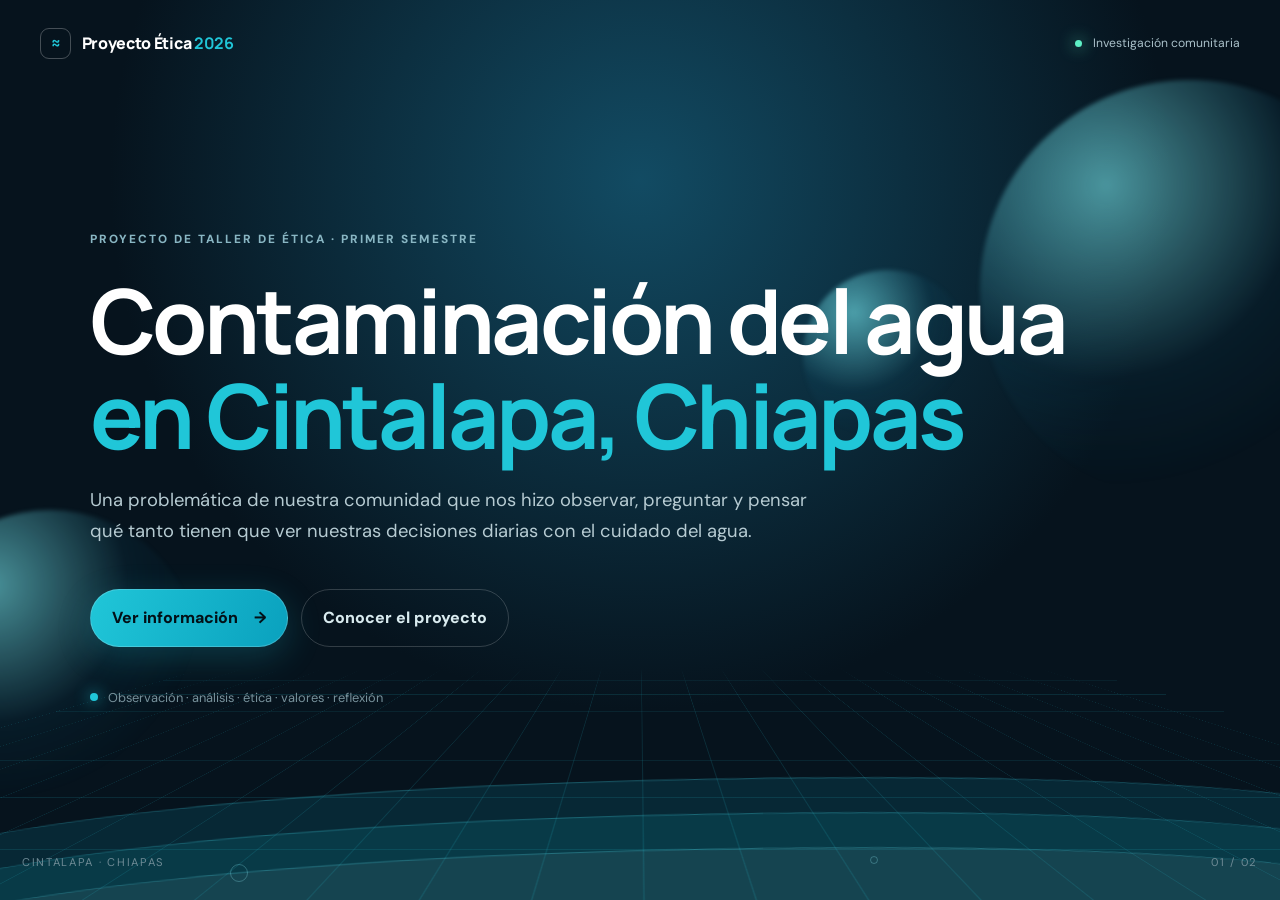
<file: index.html>
<!DOCTYPE html>
<html lang="es">
<head>
  <meta charset="UTF-8">
  <meta name="viewport" content="width=device-width, initial-scale=1.0">
  <meta name="description" content="Proyecto de Taller de Ética 2026: Contaminación del agua en Cintalapa, Chiapas.">
  <title>Contaminación del agua | Cintalapa, Chiapas</title>
  <link rel="preconnect" href="https://fonts.googleapis.com">
  <link rel="preconnect" href="https://fonts.gstatic.com" crossorigin>
  <link href="https://fonts.googleapis.com/css2?family=DM+Sans:wght@400;500;600;700&family=Manrope:wght@600;700;800&display=swap" rel="stylesheet">
  <link rel="stylesheet" href="style.css">
</head>
<body class="landing">
  <div id="loader" class="loader">
    <div class="loader-ring"></div>
    <p>Analizando nuestra comunidad<span class="dots">...</span></p>
    <small>Taller de Ética 2026</small>
  </div>

  <main class="hero">
    <div class="water-bg" aria-hidden="true">
      <span class="orb orb-a"></span><span class="orb orb-b"></span><span class="orb orb-c"></span>
      <span class="bubble b1"></span><span class="bubble b2"></span><span class="bubble b3"></span>
      <div class="wave wave-1"></div><div class="wave wave-2"></div><div class="wave wave-3"></div>
      <div class="grid-3d"></div>
    </div>

    <nav class="landing-nav">
      <div class="brand"><span class="brand-mark">≈</span> Proyecto Ética <b>2026</b></div>
      <span class="nav-status"><i></i> Investigación comunitaria</span>
    </nav>

    <section class="hero-content">
      <div class="eyebrow reveal">PROYECTO DE TALLER DE ÉTICA · PRIMER SEMESTRE</div>
      <h1 class="reveal delay-1">Contaminación del agua<br><span>en Cintalapa, Chiapas</span></h1>
      <p class="hero-lead reveal delay-2">
        Una problemática de nuestra comunidad que nos hizo observar, preguntar y pensar
        qué tanto tienen que ver nuestras decisiones diarias con el cuidado del agua.
      </p>
      <div class="hero-actions reveal delay-3">
        <a class="btn btn-primary" href="informacion.html">
          Ver información <span>→</span>
        </a>
        <a class="btn btn-ghost" href="informacion.html#introduccion">Conocer el proyecto</a>
      </div>
      <div class="hero-note reveal delay-4">
        <span class="scroll-dot"></span>
        <span>Observación · análisis · ética · valores · reflexión</span>
      </div>
    </section>

    <div class="hero-footer">
      <span>CINTALAPA · CHIAPAS</span>
      <span>01 / 02</span>
    </div>
  </main>

  <script src="script.js"></script>
</body>
</html>
</file>
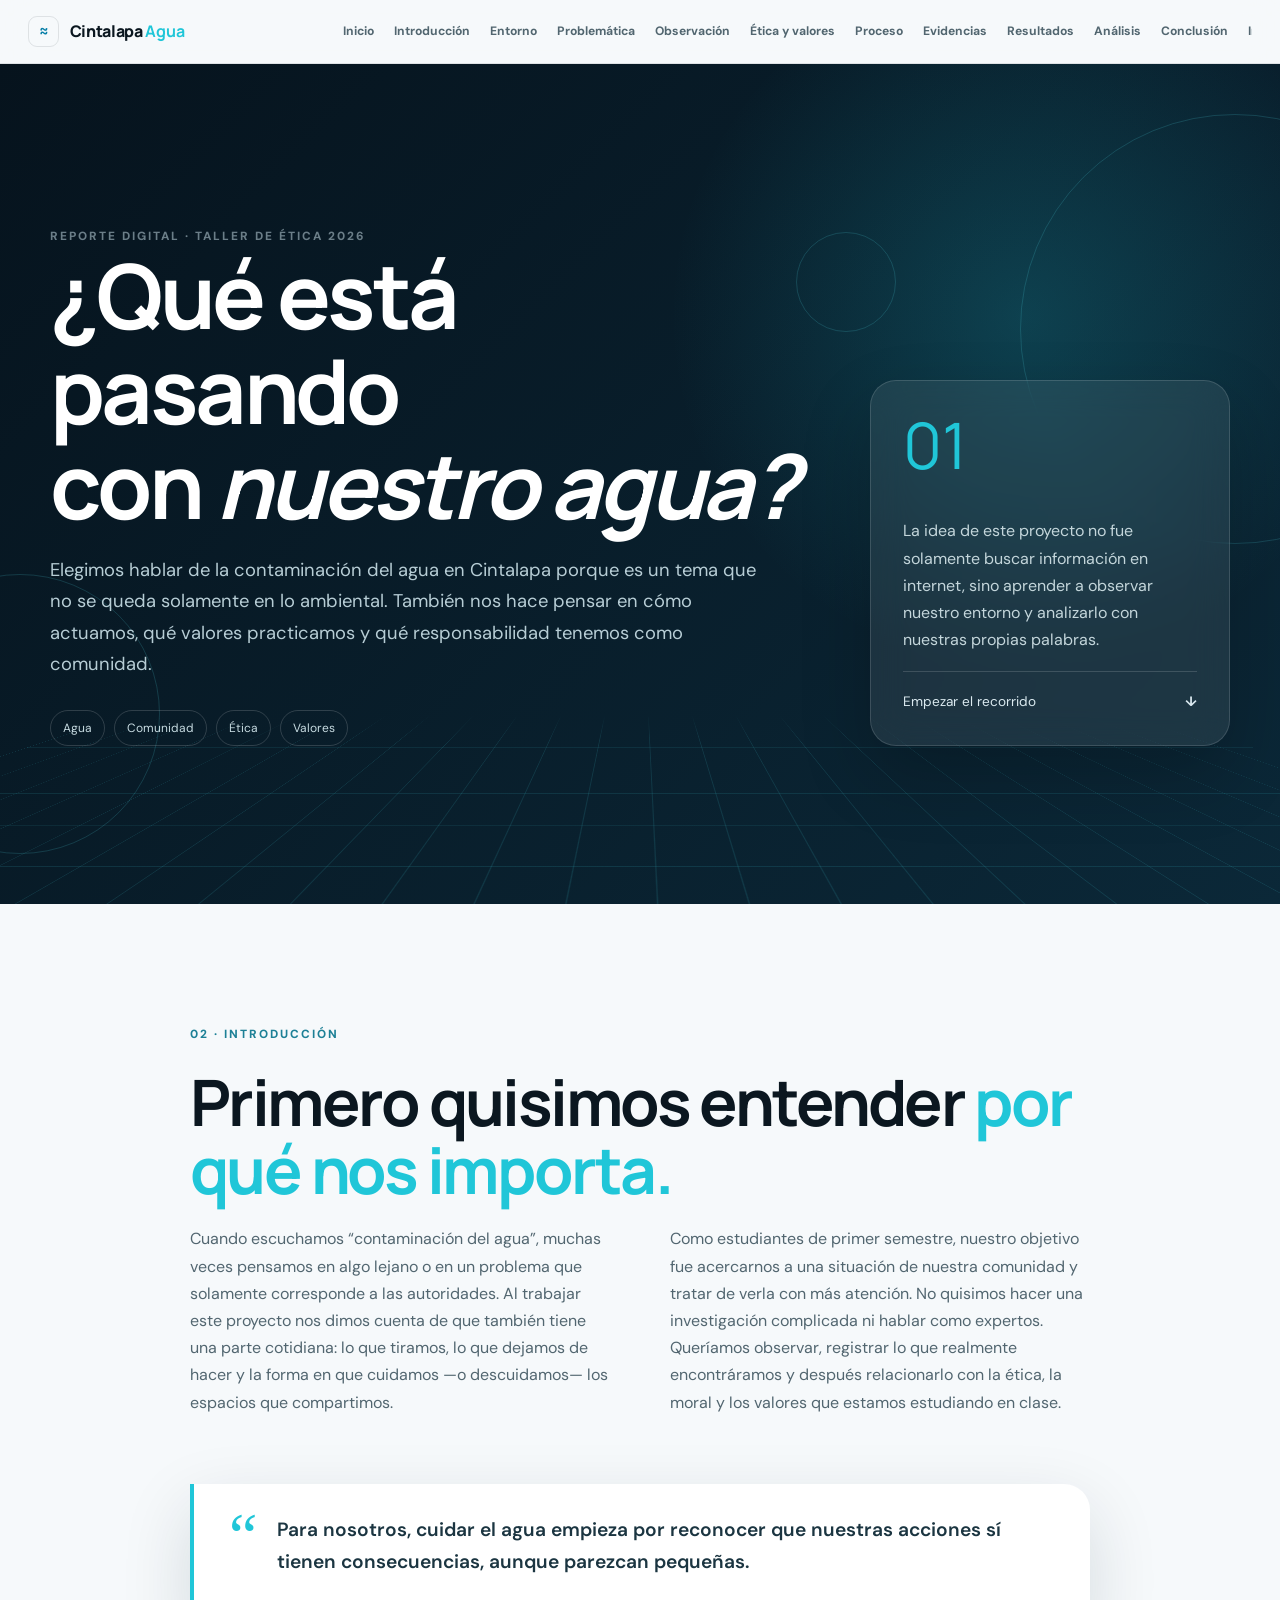
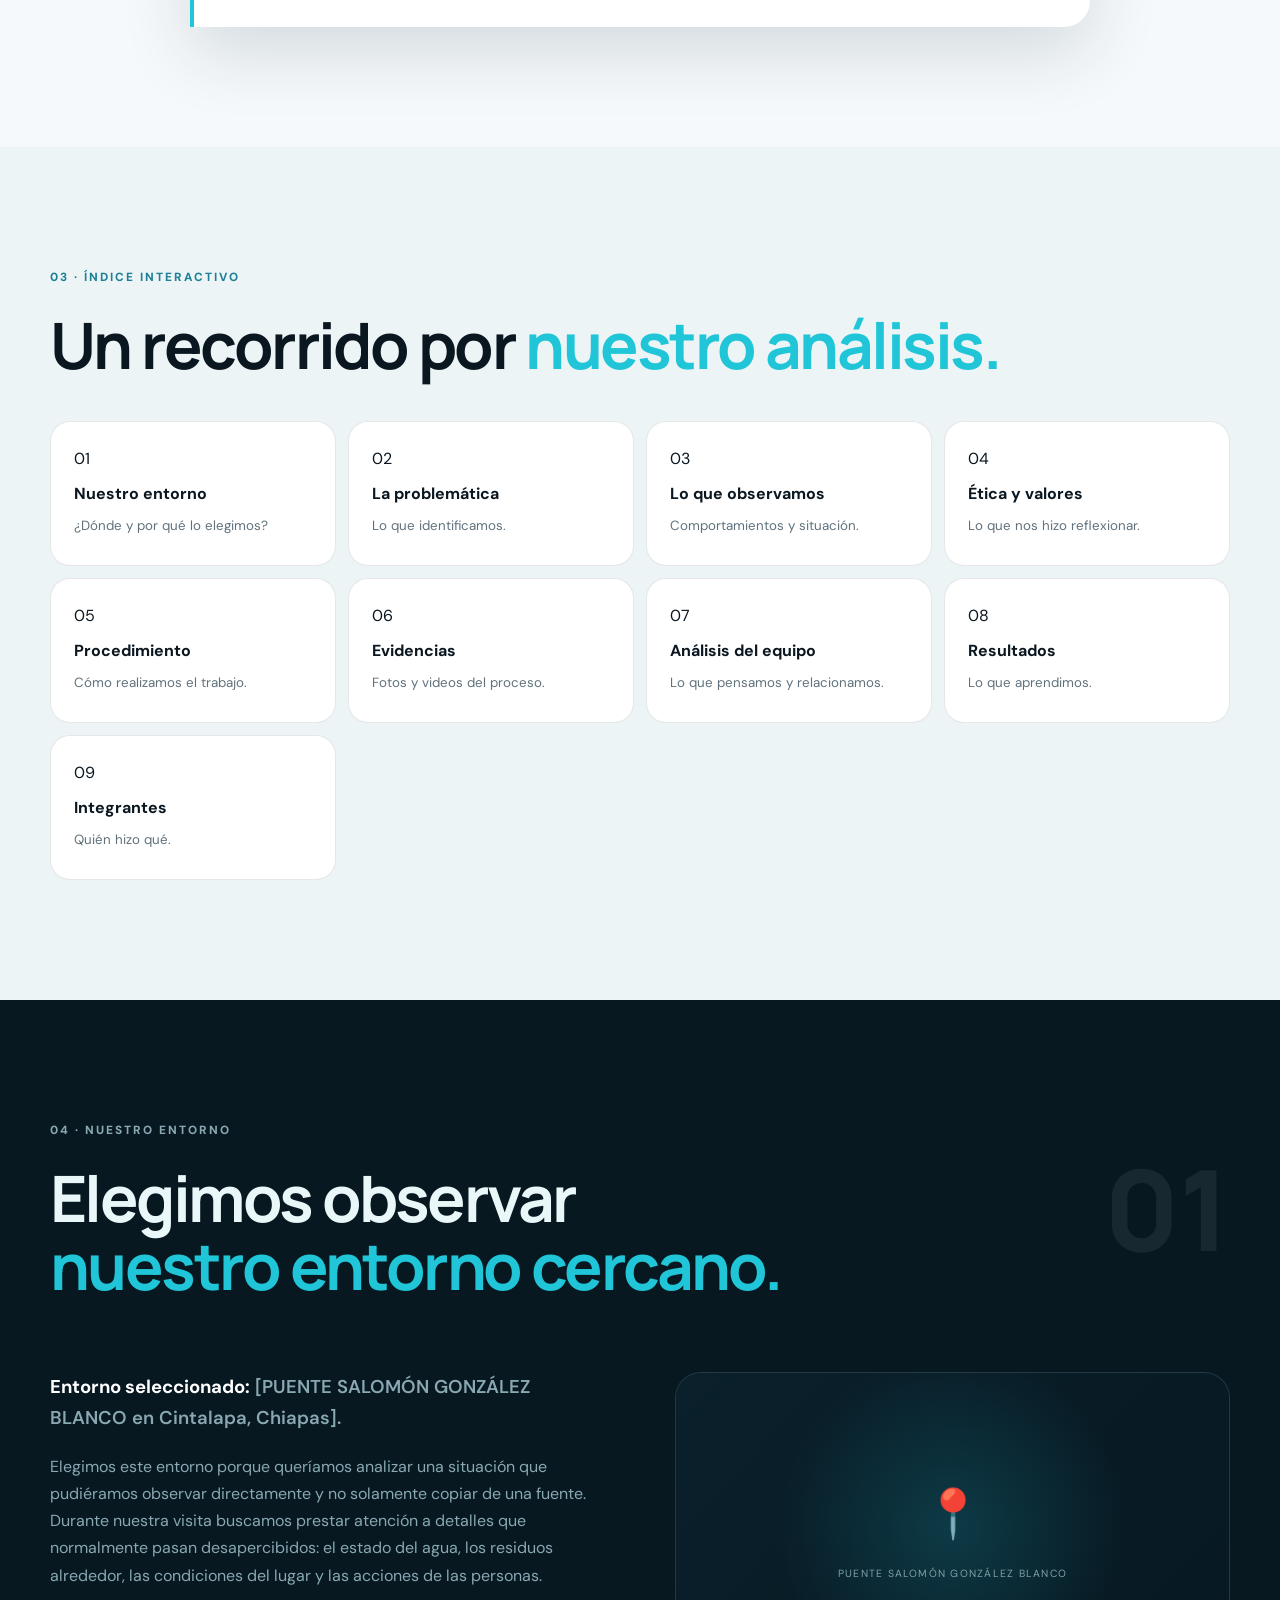
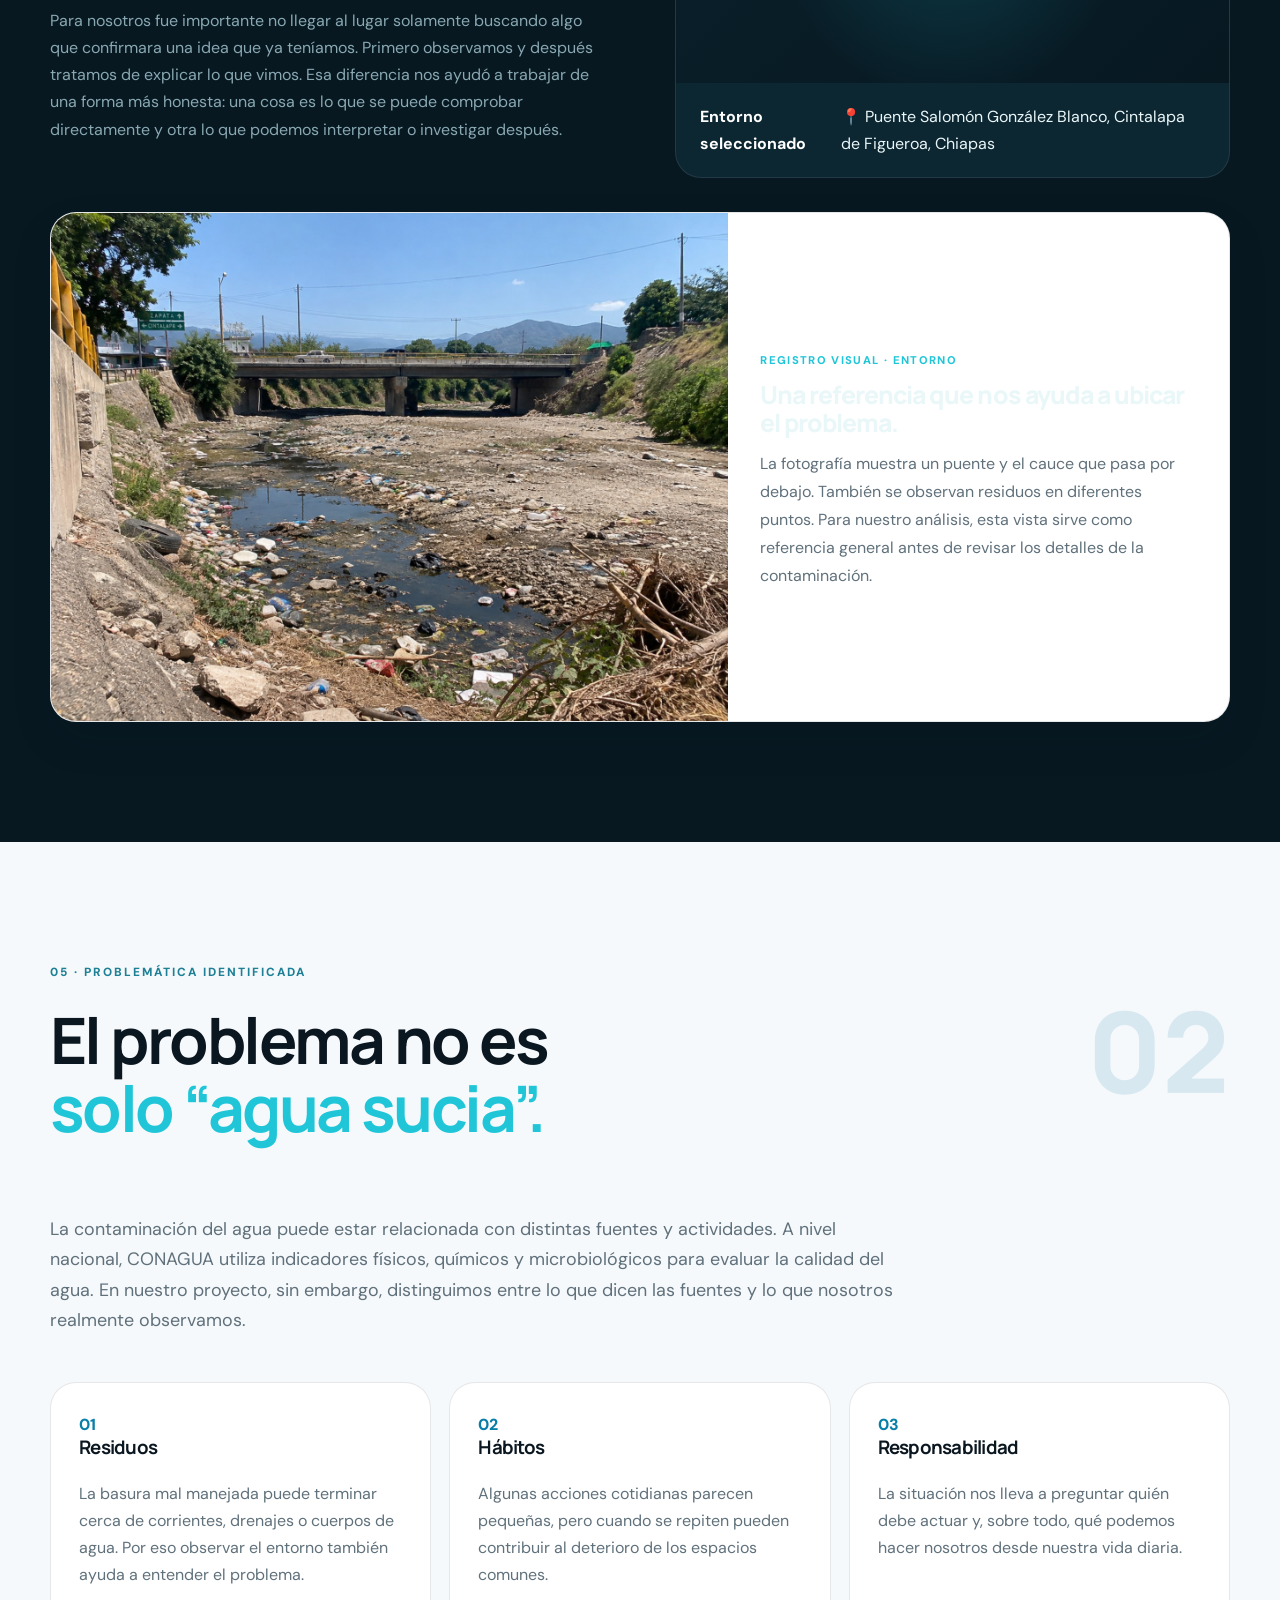
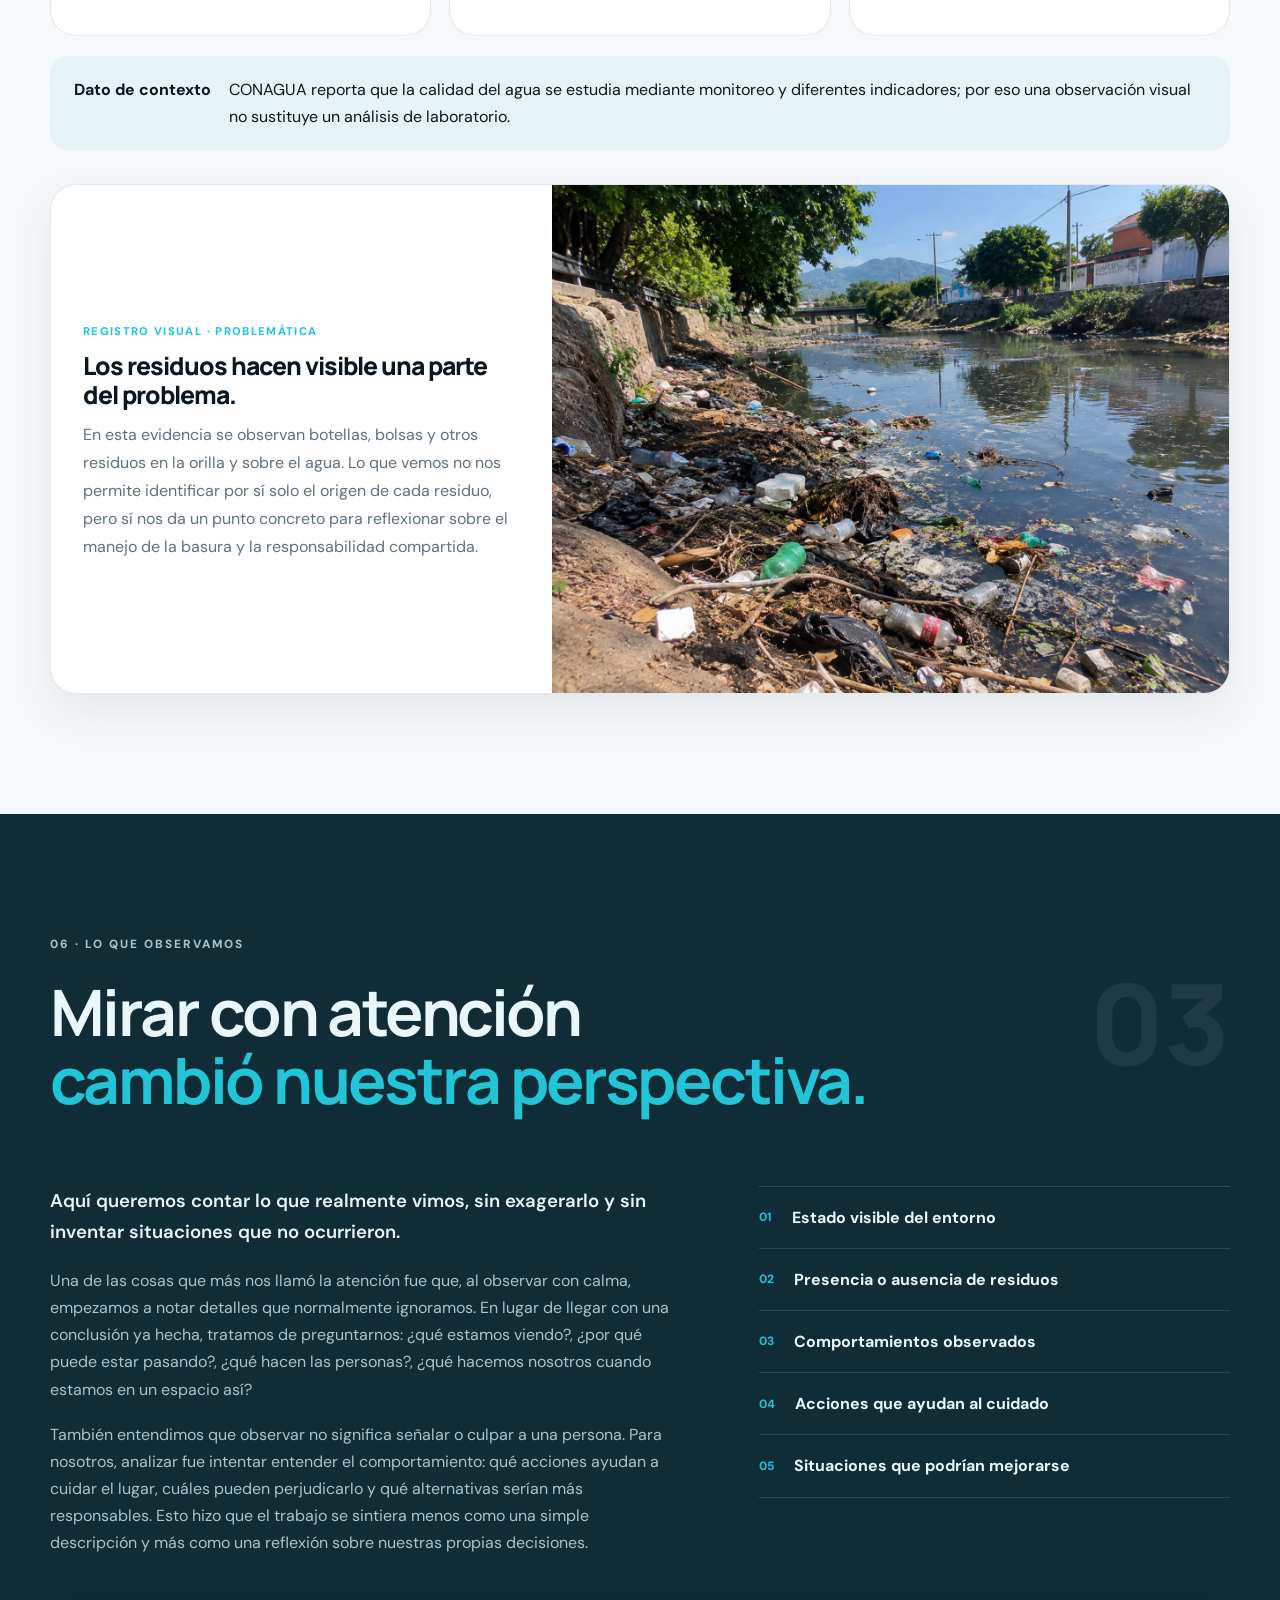
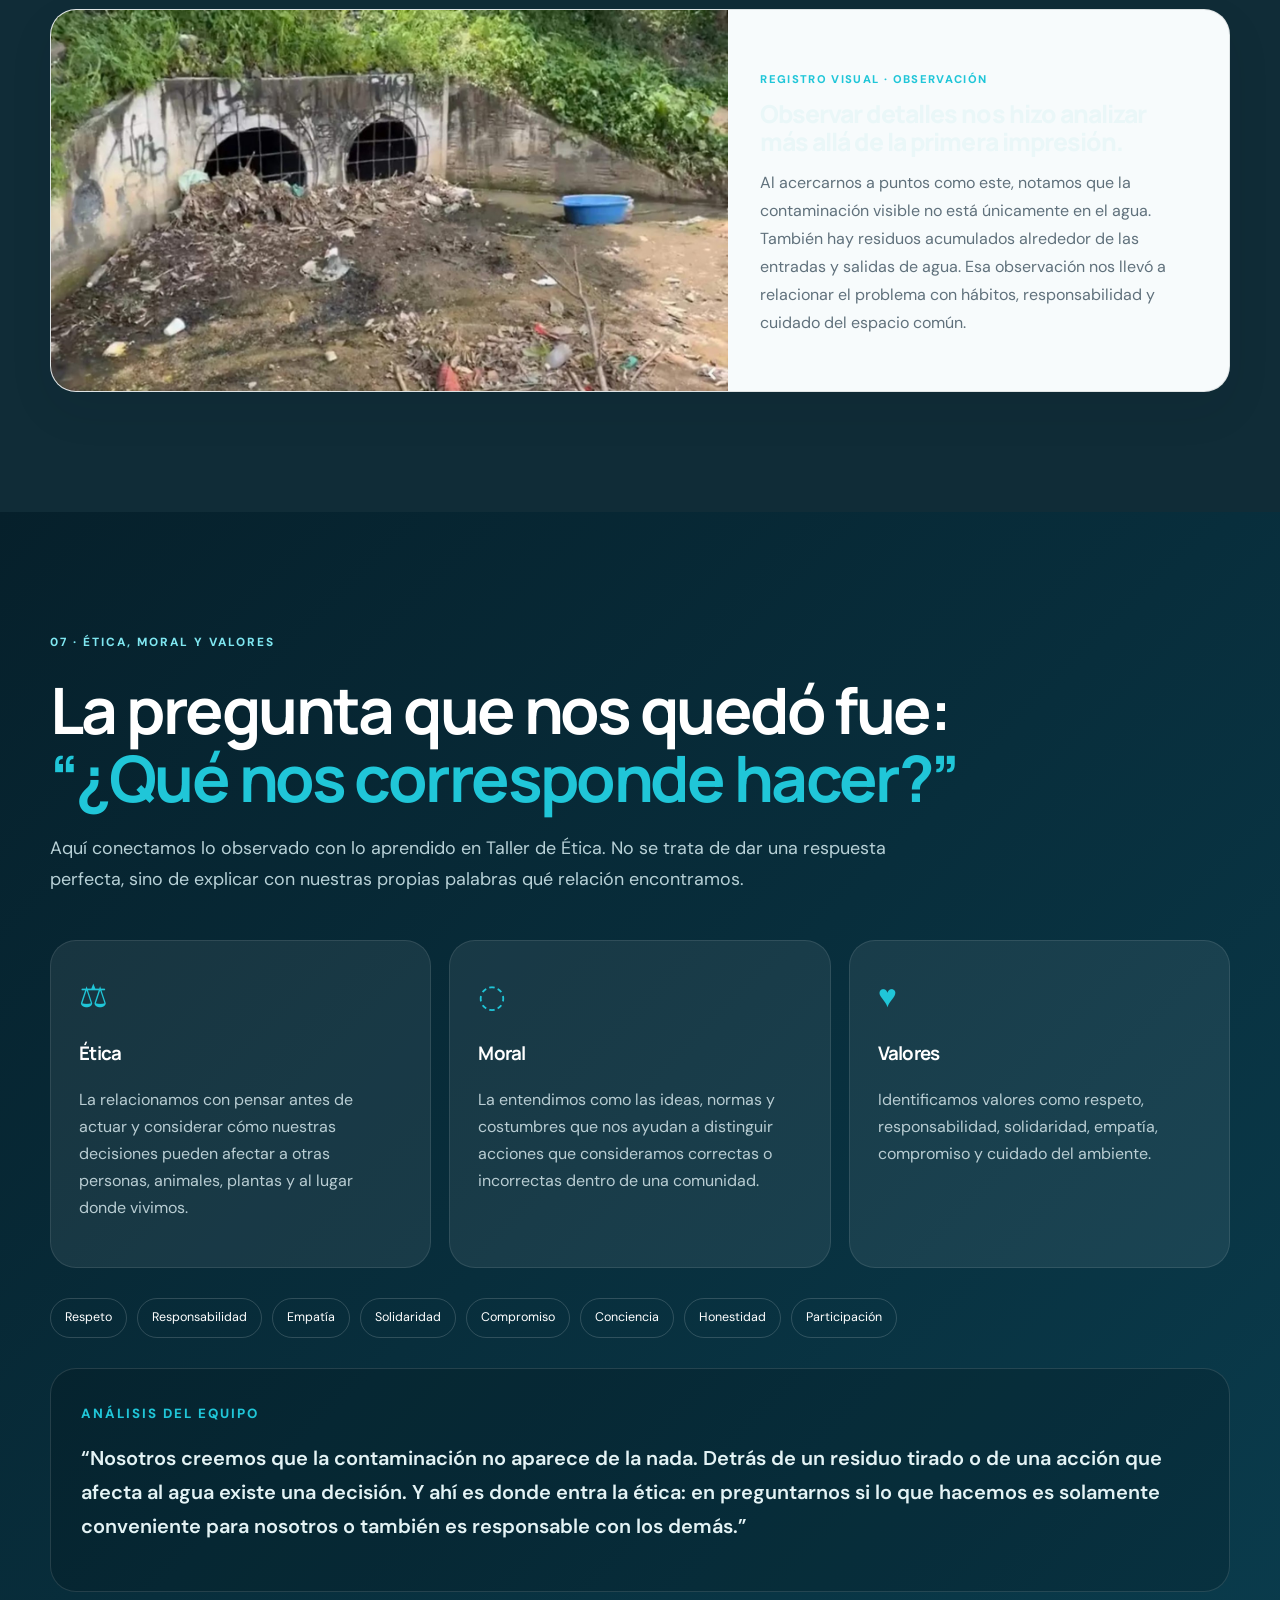
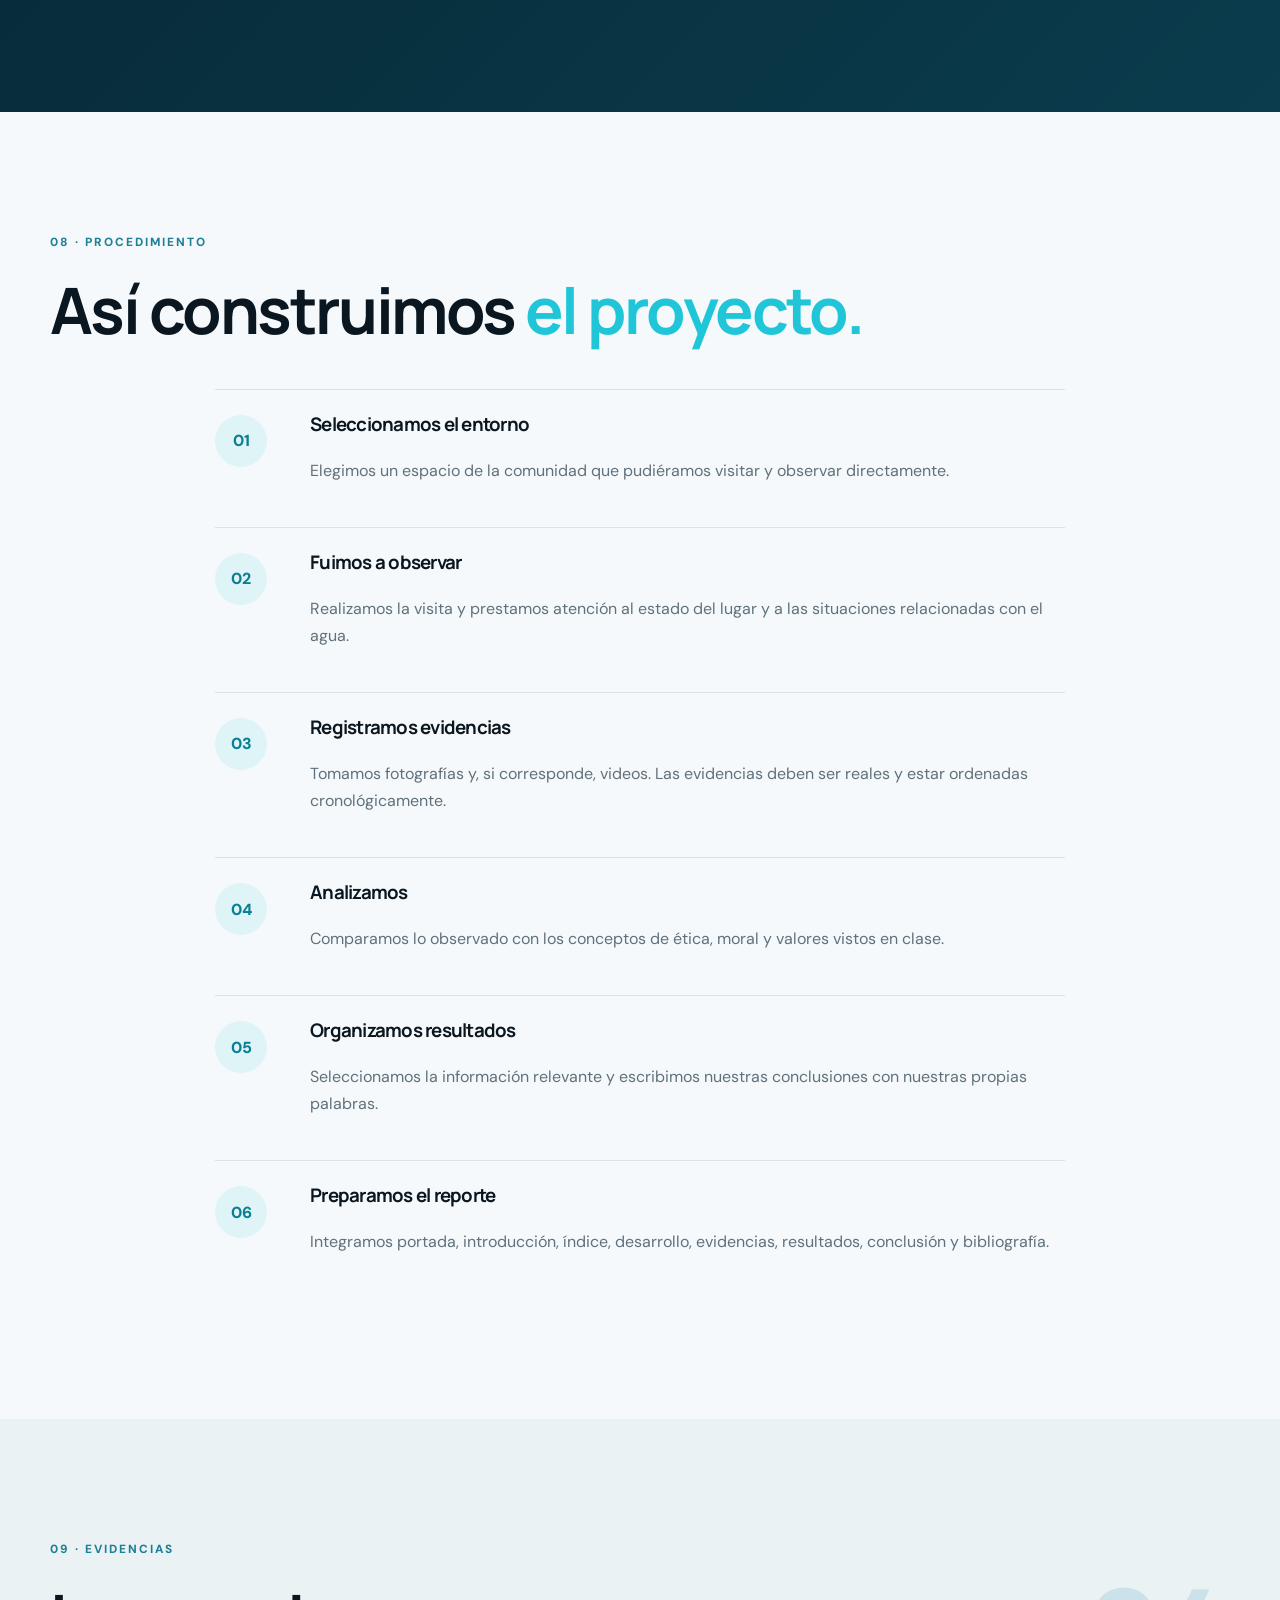
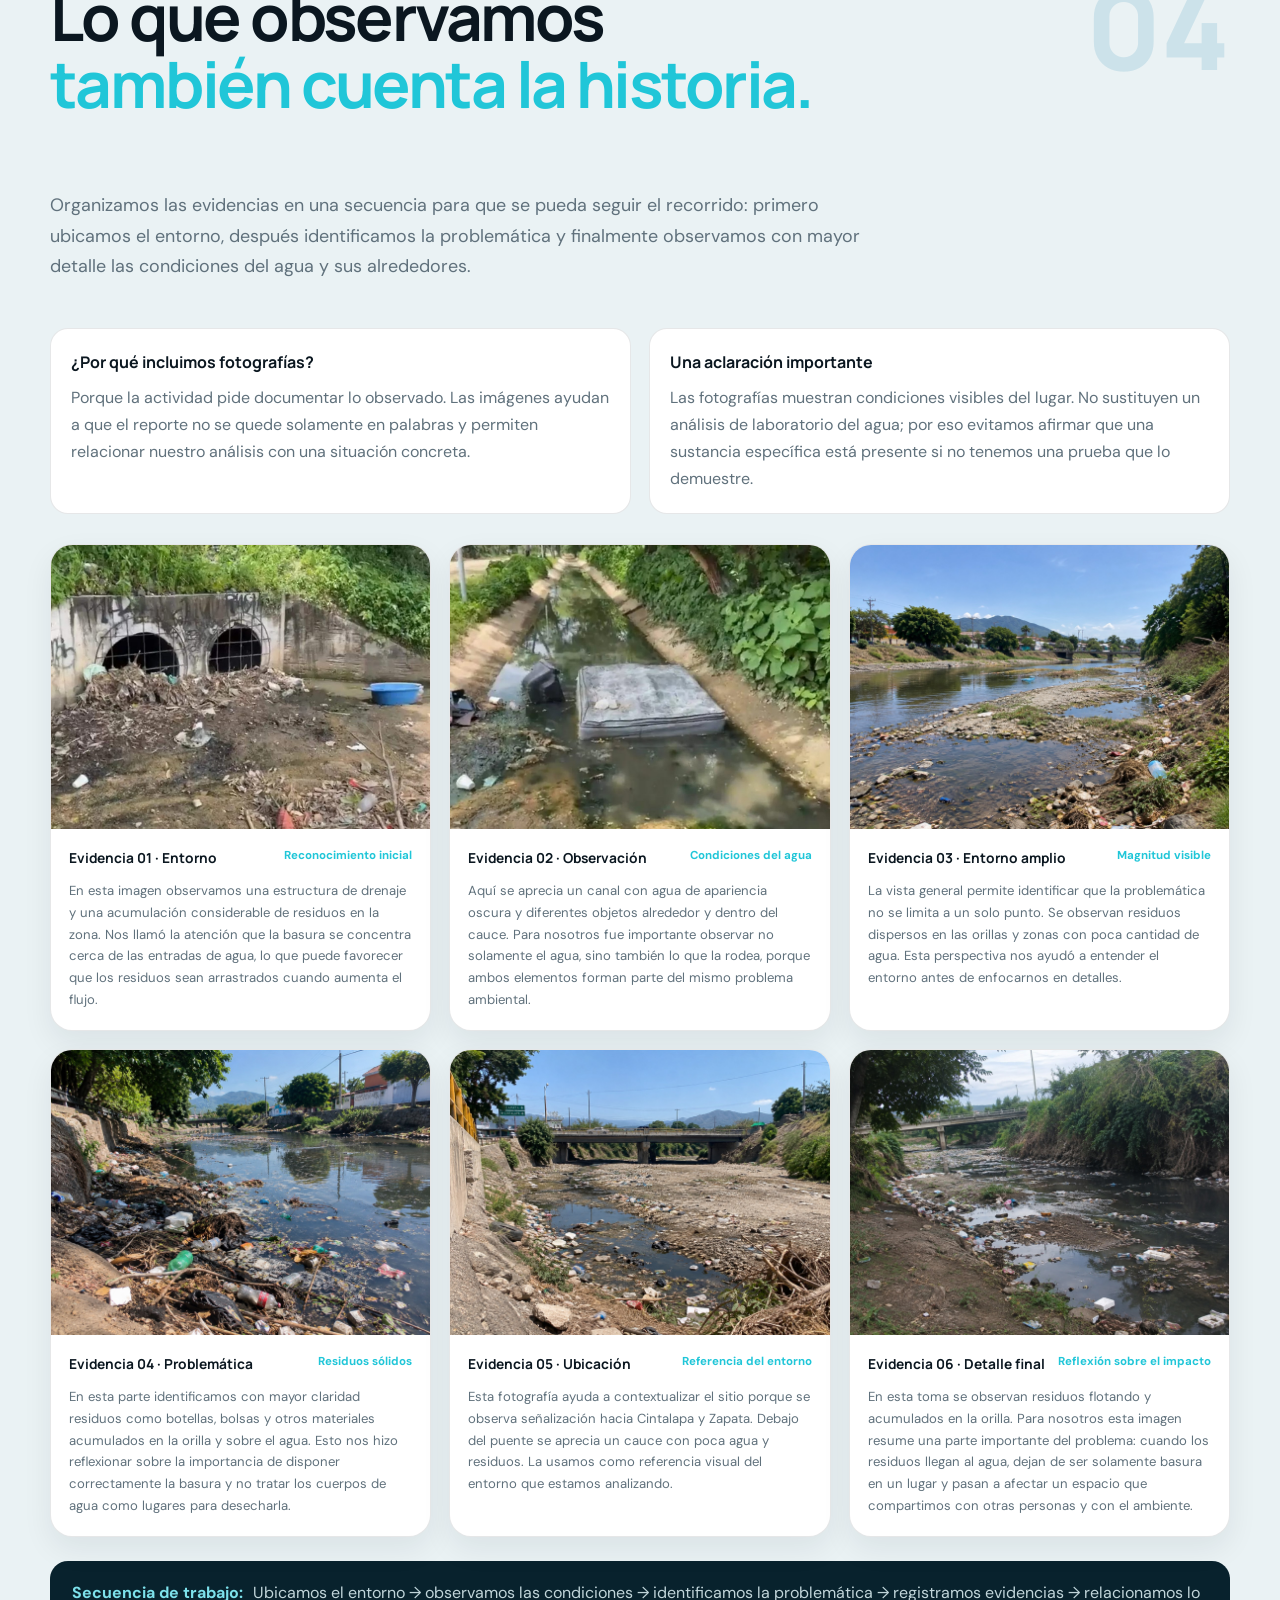
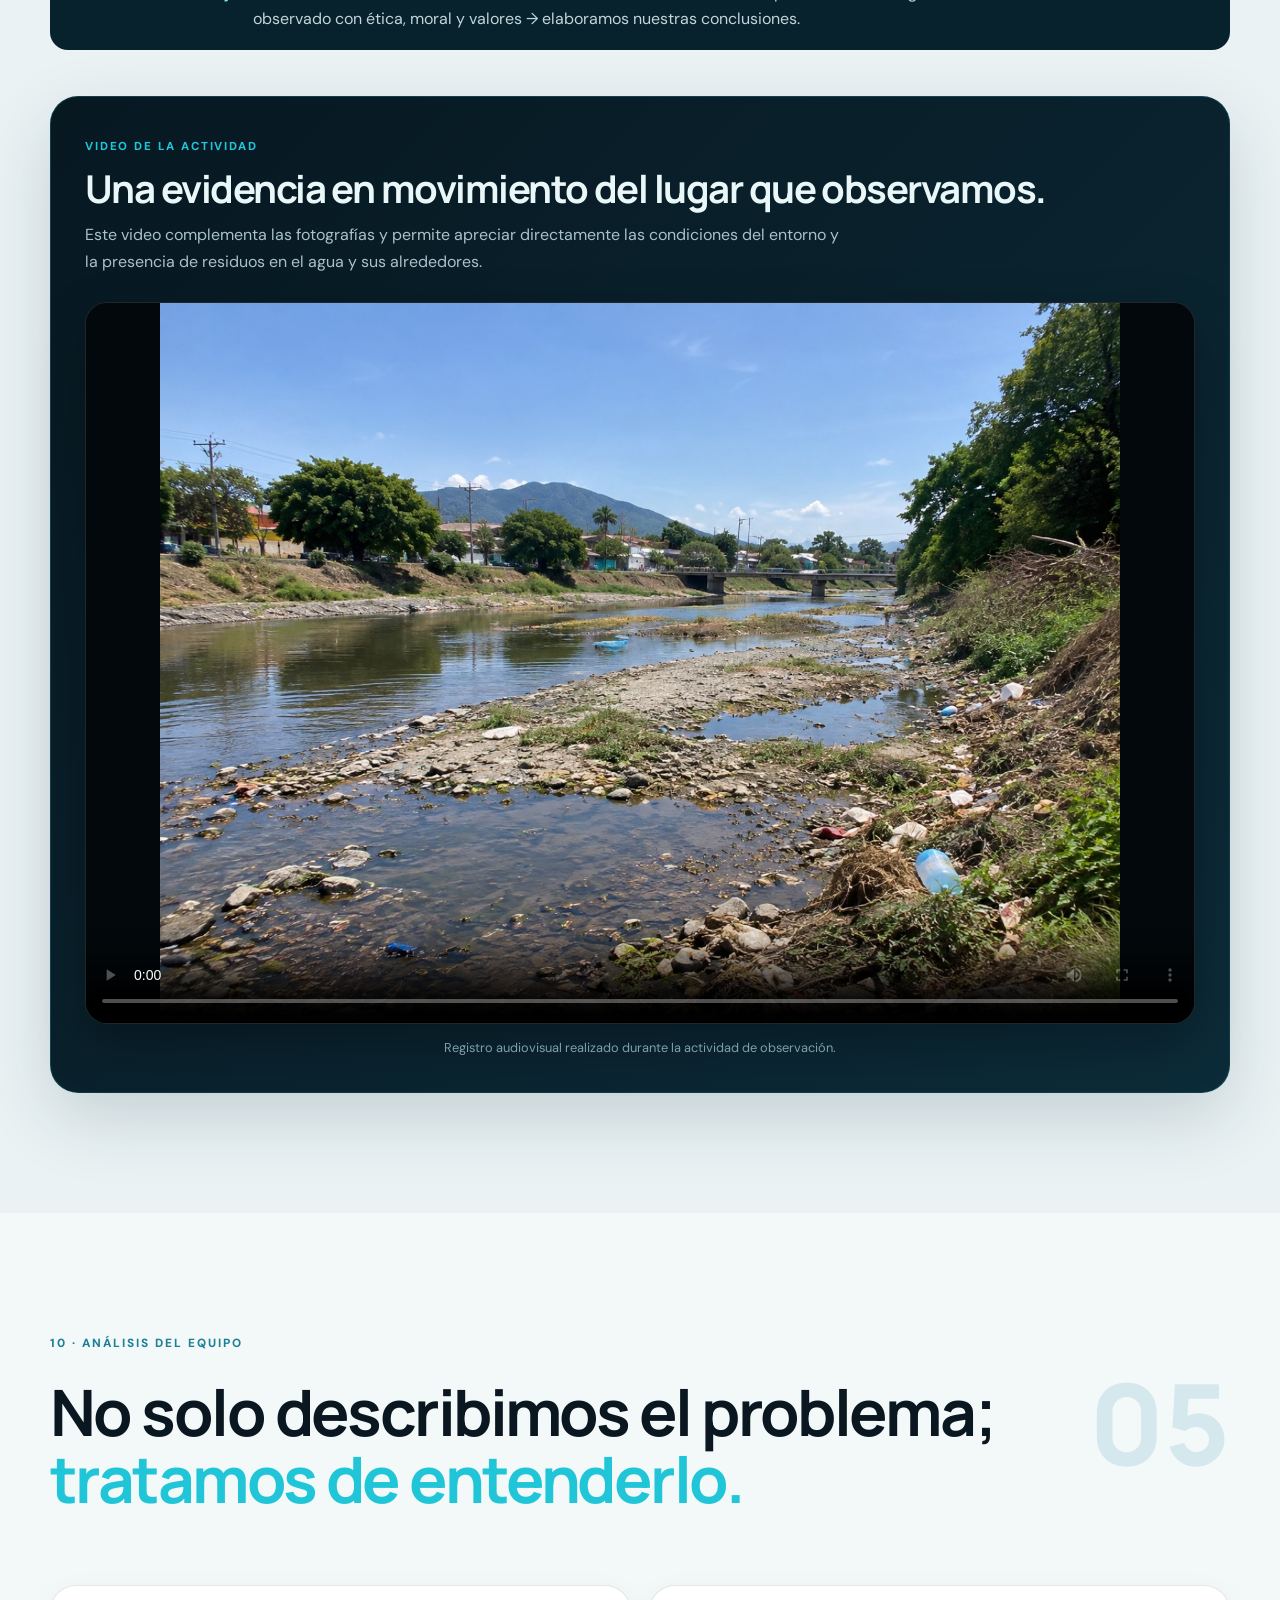
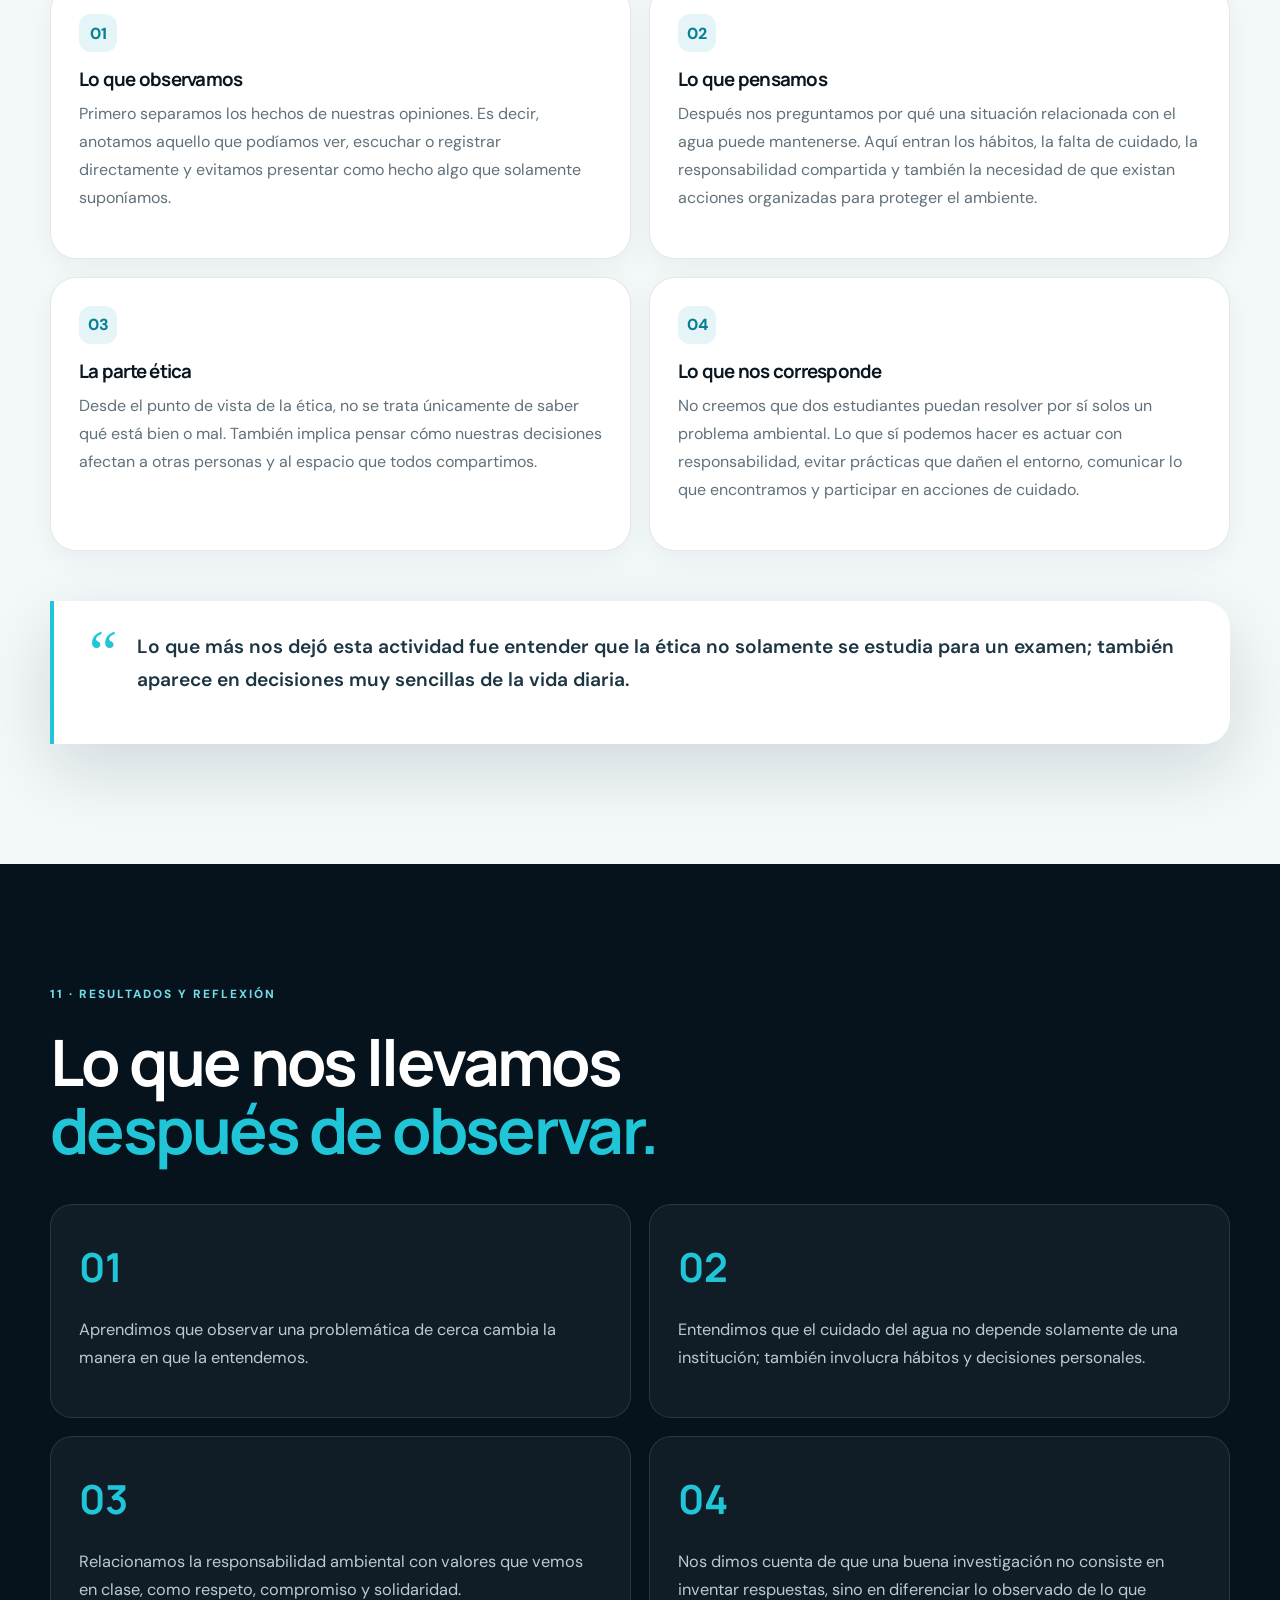
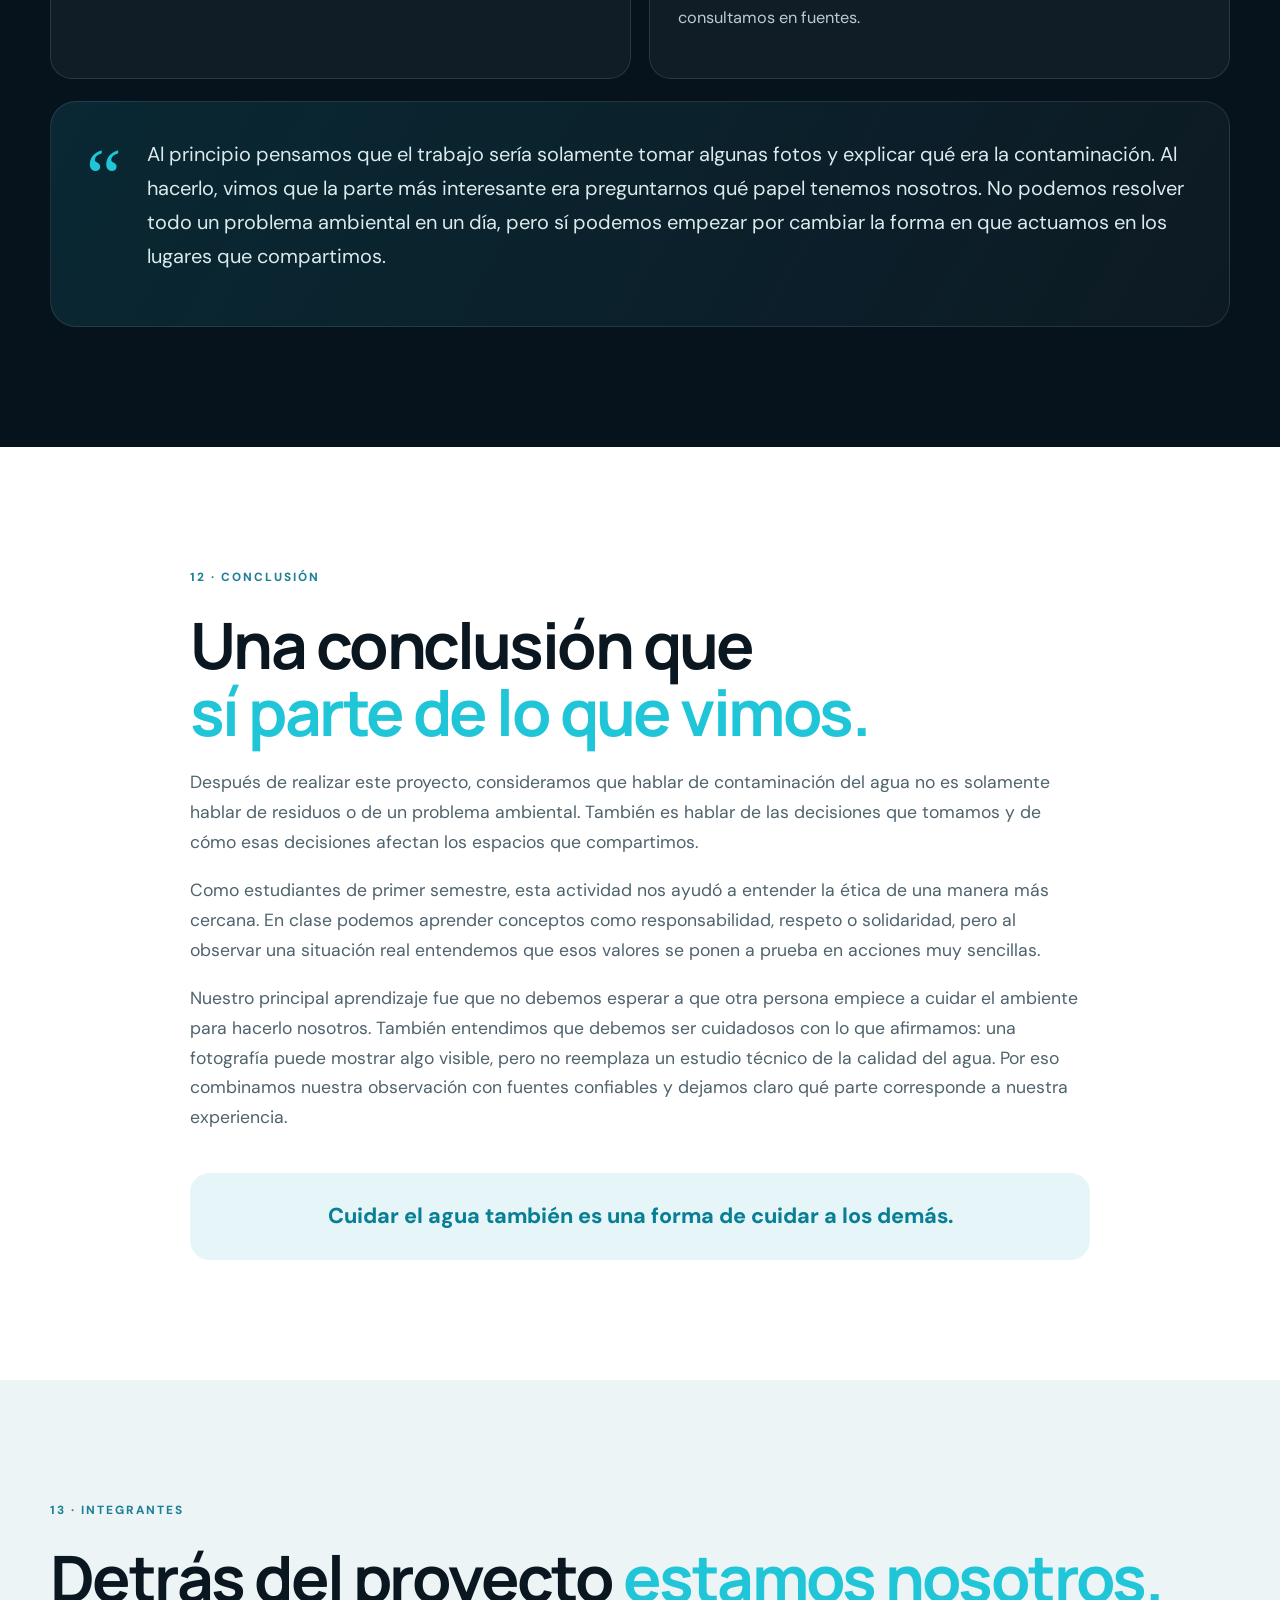
<file: informacion.html>
<!DOCTYPE html>
<html lang="es">
<head>
  <meta charset="UTF-8">
  <meta name="viewport" content="width=device-width, initial-scale=1.0">
  <meta name="description" content="Reporte digital sobre contaminación del agua en Cintalapa, Chiapas.">
  <title>Reporte | Contaminación del agua en Cintalapa</title>
  <link rel="preconnect" href="https://fonts.googleapis.com">
  <link rel="preconnect" href="https://fonts.gstatic.com" crossorigin>
  <link href="https://fonts.googleapis.com/css2?family=DM+Sans:wght@400;500;600;700&family=Manrope:wght@600;700;800&display=swap" rel="stylesheet">
  <link rel="stylesheet" href="style.css">
</head>
<body class="report-page">
  <div class="progress-bar"><span id="progress"></span></div>

  <header class="site-header">
    <a class="brand" href="index.html"><span class="brand-mark">≈</span> Cintalapa <b>Agua</b></a>
    <button class="menu-toggle" aria-label="Abrir menú"><span></span><span></span><span></span></button>
    <nav class="main-nav" id="mainNav">
      <a href="#inicio">Inicio</a>
      <a href="#introduccion">Introducción</a>
      <a href="#entorno">Entorno</a>
      <a href="#problematica">Problemática</a>
      <a href="#observacion">Observación</a>
      <a href="#etica">Ética y valores</a>
      <a href="#procedimiento">Proceso</a>
      <a href="#evidencias">Evidencias</a>
      <a href="#resultados">Resultados</a>
      <a href="#analisis">Análisis</a>
      <a href="#conclusion">Conclusión</a>
      <a href="#integrantes">Integrantes</a>
      <a href="#bibliografia">Bibliografía</a>
    </nav>
  </header>

  <main>
    <section id="inicio" class="report-hero section">
      <div class="section-orbs" aria-hidden="true"><span></span><span></span><span></span></div>
      <div class="hero-mini-grid"></div>
      <div class="container hero-grid">
        <div>
          <span class="eyebrow reveal">REPORTE DIGITAL · TALLER DE ÉTICA 2026</span>
          <h1 class="display reveal delay-1">¿Qué está pasando<br>con <em>nuestro agua?</em></h1>
          <p class="intro-copy reveal delay-2">
            Elegimos hablar de la contaminación del agua en Cintalapa porque es un tema que
            no se queda solamente en lo ambiental. También nos hace pensar en cómo actuamos,
            qué valores practicamos y qué responsabilidad tenemos como comunidad.
          </p>
          <div class="hero-tags reveal delay-3"><span>Agua</span><span>Comunidad</span><span>Ética</span><span>Valores</span></div>
        </div>
        <aside class="hero-card glass reveal delay-3">
          <div class="card-number">01</div>
          <p>La idea de este proyecto no fue solamente buscar información en internet, sino aprender a observar nuestro entorno y analizarlo con nuestras propias palabras.</p>
          <a href="#introduccion" class="arrow-link">Empezar el recorrido <b>↓</b></a>
        </aside>
      </div>
    </section>

    <section id="introduccion" class="section light">
      <div class="container narrow">
        <div class="section-kicker">02 · INTRODUCCIÓN</div>
        <h2>Primero quisimos entender <span>por qué nos importa.</span></h2>
        <div class="two-col">
          <p>
            Cuando escuchamos “contaminación del agua”, muchas veces pensamos en algo lejano o
            en un problema que solamente corresponde a las autoridades. Al trabajar este proyecto
            nos dimos cuenta de que también tiene una parte cotidiana: lo que tiramos, lo que
            dejamos de hacer y la forma en que cuidamos —o descuidamos— los espacios que compartimos.
          </p>
          <p>
            Como estudiantes de primer semestre, nuestro objetivo fue acercarnos a una situación
            de nuestra comunidad y tratar de verla con más atención. No quisimos hacer una
            investigación complicada ni hablar como expertos. Queríamos observar, registrar lo que
            realmente encontráramos y después relacionarlo con la ética, la moral y los valores
            que estamos estudiando en clase.
          </p>
        </div>
        <div class="quote-box">
          <span>“</span>
          <p>Para nosotros, cuidar el agua empieza por reconocer que nuestras acciones sí tienen consecuencias, aunque parezcan pequeñas.</p>
        </div>
      </div>
    </section>

    <section id="indice" class="section index-section">
      <div class="container">
        <div class="section-kicker">03 · ÍNDICE INTERACTIVO</div>
        <h2>Un recorrido por <span>nuestro análisis.</span></h2>
        <div class="index-grid">
          <a href="#entorno">01 <b>Nuestro entorno</b><small>¿Dónde y por qué lo elegimos?</small></a>
          <a href="#problematica">02 <b>La problemática</b><small>Lo que identificamos.</small></a>
          <a href="#observacion">03 <b>Lo que observamos</b><small>Comportamientos y situación.</small></a>
          <a href="#etica">04 <b>Ética y valores</b><small>Lo que nos hizo reflexionar.</small></a>
          <a href="#procedimiento">05 <b>Procedimiento</b><small>Cómo realizamos el trabajo.</small></a>
          <a href="#evidencias">06 <b>Evidencias</b><small>Fotos y videos del proceso.</small></a>
          <a href="#analisis">07 <b>Análisis del equipo</b><small>Lo que pensamos y relacionamos.</small></a>
          <a href="#resultados">08 <b>Resultados</b><small>Lo que aprendimos.</small></a>
          <a href="#integrantes">09 <b>Integrantes</b><small>Quién hizo qué.</small></a>
        </div>
      </div>
    </section>

    <section id="entorno" class="section dark-section">
      <div class="container">
        <div class="section-kicker">04 · NUESTRO ENTORNO</div>
        <div class="split-heading"><h2>Elegimos observar<br><span>nuestro entorno cercano.</span></h2><span class="big-number">01</span></div>
        <div class="story-grid">
          <div class="story-text">
            <p class="lead"><strong>Entorno seleccionado:</strong> [PUENTE SALOMÓN GONZÁLEZ BLANCO en Cintalapa, Chiapas].</p>
            <p>
              Elegimos este entorno porque queríamos analizar una situación que pudiéramos observar
              directamente y no solamente copiar de una fuente. Durante nuestra visita buscamos
              prestar atención a detalles que normalmente pasan desapercibidos: el estado del agua,
              los residuos alrededor, las condiciones del lugar y las acciones de las personas.
            </p>
            <p>
              Para nosotros fue importante no llegar al lugar solamente buscando algo que confirmara
              una idea que ya teníamos. Primero observamos y después tratamos de explicar lo que
              vimos. Esa diferencia nos ayudó a trabajar de una forma más honesta: una cosa es lo que
              se puede comprobar directamente y otra lo que podemos interpretar o investigar después.
            </p>
          </div>
          <div class="location-card">
  <div class="map-placeholder">
    <span>📍</span>
    <small>PUENTE SALOMÓN GONZÁLEZ BLANCO</small>
  </div>

  <div class="location-info">
    <b>Entorno seleccionado</b>
    <a href="https://maps.app.goo.gl/Ekgkjn8YbvecWMvL9" target="_blank" rel="noopener noreferrer">
      📍 Puente Salomón González Blanco, Cintalapa de Figueroa, Chiapas
    </a>
  </div>
</div>
        </div>
        <div class="section-photo-feature">
          <img src="evidencia-05-puente-cintalapa-zapata.png" alt="Puente y cauce con residuos en el entorno estudiado" loading="lazy">
          <div><span>Registro visual · Entorno</span><h3>Una referencia que nos ayuda a ubicar el problema.</h3><p>La fotografía muestra un puente y el cauce que pasa por debajo. También se observan residuos en diferentes puntos. Para nuestro análisis, esta vista sirve como referencia general antes de revisar los detalles de la contaminación.</p></div>
        </div>
      </div>
    </section>

    <section id="problematica" class="section light">
      <div class="container">
        <div class="section-kicker">05 · PROBLEMÁTICA IDENTIFICADA</div>
        <div class="split-heading"><h2>El problema no es<br><span>solo “agua sucia”.</span></h2><span class="big-number blue">02</span></div>
        <p class="wide-lead">
          La contaminación del agua puede estar relacionada con distintas fuentes y actividades.
          A nivel nacional, CONAGUA utiliza indicadores físicos, químicos y microbiológicos para
          evaluar la calidad del agua. En nuestro proyecto, sin embargo, distinguimos entre lo que
          dicen las fuentes y lo que nosotros realmente observamos.
        </p>
        <div class="cards-3">
          <article class="info-card"><span>01</span><h3>Residuos</h3><p>La basura mal manejada puede terminar cerca de corrientes, drenajes o cuerpos de agua. Por eso observar el entorno también ayuda a entender el problema.</p></article>
          <article class="info-card"><span>02</span><h3>Hábitos</h3><p>Algunas acciones cotidianas parecen pequeñas, pero cuando se repiten pueden contribuir al deterioro de los espacios comunes.</p></article>
          <article class="info-card"><span>03</span><h3>Responsabilidad</h3><p>La situación nos lleva a preguntar quién debe actuar y, sobre todo, qué podemos hacer nosotros desde nuestra vida diaria.</p></article>
        </div>
        <div class="fact-strip"><b>Dato de contexto</b><span>CONAGUA reporta que la calidad del agua se estudia mediante monitoreo y diferentes indicadores; por eso una observación visual no sustituye un análisis de laboratorio.</span></div>
        <div class="section-photo-feature reverse">
          <img src="evidencia-04-rio-residuos.png" alt="Residuos acumulados en la orilla y sobre el agua" loading="lazy">
          <div><span>Registro visual · Problemática</span><h3>Los residuos hacen visible una parte del problema.</h3><p>En esta evidencia se observan botellas, bolsas y otros residuos en la orilla y sobre el agua. Lo que vemos no nos permite identificar por sí solo el origen de cada residuo, pero sí nos da un punto concreto para reflexionar sobre el manejo de la basura y la responsabilidad compartida.</p></div>
        </div>
      </div>
    </section>

    <section id="observacion" class="section observation-section">
      <div class="container">
        <div class="section-kicker">06 · LO QUE OBSERVAMOS</div>
        <div class="split-heading"><h2>Mirar con atención<br><span>cambió nuestra perspectiva.</span></h2><span class="big-number">03</span></div>
        <div class="observation-layout">
          <div class="observation-main">
            <p class="lead">Aquí queremos contar lo que realmente vimos, sin exagerarlo y sin inventar situaciones que no ocurrieron.</p>
            <p>
              Una de las cosas que más nos llamó la atención fue que, al observar con calma,
              empezamos a notar detalles que normalmente ignoramos. En lugar de llegar con una
              conclusión ya hecha, tratamos de preguntarnos: ¿qué estamos viendo?, ¿por qué puede
              estar pasando?, ¿qué hacen las personas?, ¿qué hacemos nosotros cuando estamos en
              un espacio así?
            </p>
            <p>
              También entendimos que observar no significa señalar o culpar a una persona. Para
              nosotros, analizar fue intentar entender el comportamiento: qué acciones ayudan a
              cuidar el lugar, cuáles pueden perjudicarlo y qué alternativas serían más responsables.
              Esto hizo que el trabajo se sintiera menos como una simple descripción y más como una
              reflexión sobre nuestras propias decisiones.
            </p>
          </div>
          <div class="observation-list">
            <div><b>01</b><span>Estado visible del entorno</span></div>
            <div><b>02</b><span>Presencia o ausencia de residuos</span></div>
            <div><b>03</b><span>Comportamientos observados</span></div>
            <div><b>04</b><span>Acciones que ayudan al cuidado</span></div>
            <div><b>05</b><span>Situaciones que podrían mejorarse</span></div>
          </div>
        </div>
        <div class="section-photo-feature observation-feature">
          <img src="evidencia-01-drenaje.jpg" alt="Drenaje con residuos acumulados en sus alrededores" loading="lazy">
          <div><span>Registro visual · Observación</span><h3>Observar detalles nos hizo analizar más allá de la primera impresión.</h3><p>Al acercarnos a puntos como este, notamos que la contaminación visible no está únicamente en el agua. También hay residuos acumulados alrededor de las entradas y salidas de agua. Esa observación nos llevó a relacionar el problema con hábitos, responsabilidad y cuidado del espacio común.</p></div>
        </div>
      </div>
    </section>

    <section id="etica" class="section ethics-section">
      <div class="container">
        <div class="section-kicker">07 · ÉTICA, MORAL Y VALORES</div>
        <h2>La pregunta que nos quedó fue:<br><span>“¿Qué nos corresponde hacer?”</span></h2>
        <p class="wide-lead">
          Aquí conectamos lo observado con lo aprendido en Taller de Ética. No se trata de dar una
          respuesta perfecta, sino de explicar con nuestras propias palabras qué relación encontramos.
        </p>
        <div class="ethics-grid">
          <article class="ethic-card"><div class="icon">⚖</div><h3>Ética</h3><p>La relacionamos con pensar antes de actuar y considerar cómo nuestras decisiones pueden afectar a otras personas, animales, plantas y al lugar donde vivimos.</p></article>
          <article class="ethic-card"><div class="icon">◌</div><h3>Moral</h3><p>La entendimos como las ideas, normas y costumbres que nos ayudan a distinguir acciones que consideramos correctas o incorrectas dentro de una comunidad.</p></article>
          <article class="ethic-card"><div class="icon">♥</div><h3>Valores</h3><p>Identificamos valores como respeto, responsabilidad, solidaridad, empatía, compromiso y cuidado del ambiente.</p></article>
        </div>
        <div class="values-cloud">
          <span>Respeto</span><span>Responsabilidad</span><span>Empatía</span><span>Solidaridad</span><span>Compromiso</span><span>Conciencia</span><span>Honestidad</span><span>Participación</span>
        </div>
        <div class="reflection-panel">
          <small>ANÁLISIS DEL EQUIPO</small>
          <p>
            “Nosotros creemos que la contaminación no aparece de la nada. Detrás de un residuo
            tirado o de una acción que afecta al agua existe una decisión. Y ahí es donde entra
            la ética: en preguntarnos si lo que hacemos es solamente conveniente para nosotros
            o también es responsable con los demás.”
          </p>
        </div>
      </div>
    </section>

    <section id="procedimiento" class="section light">
      <div class="container">
        <div class="section-kicker">08 · PROCEDIMIENTO</div>
        <h2>Así construimos <span>el proyecto.</span></h2>
        <div class="timeline">
          <div class="timeline-item"><span>01</span><div><h3>Seleccionamos el entorno</h3><p>Elegimos un espacio de la comunidad que pudiéramos visitar y observar directamente.</p></div></div>
          <div class="timeline-item"><span>02</span><div><h3>Fuimos a observar</h3><p>Realizamos la visita y prestamos atención al estado del lugar y a las situaciones relacionadas con el agua.</p></div></div>
          <div class="timeline-item"><span>03</span><div><h3>Registramos evidencias</h3><p>Tomamos fotografías y, si corresponde, videos. Las evidencias deben ser reales y estar ordenadas cronológicamente.</p></div></div>
          <div class="timeline-item"><span>04</span><div><h3>Analizamos</h3><p>Comparamos lo observado con los conceptos de ética, moral y valores vistos en clase.</p></div></div>
          <div class="timeline-item"><span>05</span><div><h3>Organizamos resultados</h3><p>Seleccionamos la información relevante y escribimos nuestras conclusiones con nuestras propias palabras.</p></div></div>
          <div class="timeline-item"><span>06</span><div><h3>Preparamos el reporte</h3><p>Integramos portada, introducción, índice, desarrollo, evidencias, resultados, conclusión y bibliografía.</p></div></div>
        </div>
      </div>
    </section>

    <section id="evidencias" class="section gallery-section">
      <div class="container">
        <div class="section-kicker">09 · EVIDENCIAS</div>
        <div class="split-heading"><h2>Lo que observamos<br><span>también cuenta la historia.</span></h2><span class="big-number blue">04</span></div>
        <p class="wide-lead">Organizamos las evidencias en una secuencia para que se pueda seguir el recorrido: primero ubicamos el entorno, después identificamos la problemática y finalmente observamos con mayor detalle las condiciones del agua y sus alrededores.</p>

        <div class="evidence-intro">
          <div><b>¿Por qué incluimos fotografías?</b><p>Porque la actividad pide documentar lo observado. Las imágenes ayudan a que el reporte no se quede solamente en palabras y permiten relacionar nuestro análisis con una situación concreta.</p></div>
          <div><b>Una aclaración importante</b><p>Las fotografías muestran condiciones visibles del lugar. No sustituyen un análisis de laboratorio del agua; por eso evitamos afirmar que una sustancia específica está presente si no tenemos una prueba que lo demuestre.</p></div>
        </div>

        <div class="gallery">
          <figure class="evidence-card real-evidence"><img src="evidencia-01-drenaje.jpg" alt="Estructura de drenaje con residuos acumulados y agua en los alrededores" loading="lazy"><figcaption><div><b>Evidencia 01 · Entorno</b><span>Reconocimiento inicial</span></div><p>En esta imagen observamos una estructura de drenaje y una acumulación considerable de residuos en la zona. Nos llamó la atención que la basura se concentra cerca de las entradas de agua, lo que puede favorecer que los residuos sean arrastrados cuando aumenta el flujo.</p></figcaption></figure>

          <figure class="evidence-card real-evidence"><img src="evidencia-02-canal.jpg" alt="Canal con agua estancada y residuos" loading="lazy"><figcaption><div><b>Evidencia 02 · Observación</b><span>Condiciones del agua</span></div><p>Aquí se aprecia un canal con agua de apariencia oscura y diferentes objetos alrededor y dentro del cauce. Para nosotros fue importante observar no solamente el agua, sino también lo que la rodea, porque ambos elementos forman parte del mismo problema ambiental.</p></figcaption></figure>

          <figure class="evidence-card real-evidence"><img src="evidencia-03-rio-vista-amplia.png" alt="Vista amplia de un río con residuos en las orillas" loading="lazy"><figcaption><div><b>Evidencia 03 · Entorno amplio</b><span>Magnitud visible</span></div><p>La vista general permite identificar que la problemática no se limita a un solo punto. Se observan residuos dispersos en las orillas y zonas con poca cantidad de agua. Esta perspectiva nos ayudó a entender el entorno antes de enfocarnos en detalles.</p></figcaption></figure>

          <figure class="evidence-card real-evidence"><img src="evidencia-04-rio-residuos.png" alt="Orilla de río con botellas, bolsas y otros residuos" loading="lazy"><figcaption><div><b>Evidencia 04 · Problemática</b><span>Residuos sólidos</span></div><p>En esta parte identificamos con mayor claridad residuos como botellas, bolsas y otros materiales acumulados en la orilla y sobre el agua. Esto nos hizo reflexionar sobre la importancia de disponer correctamente la basura y no tratar los cuerpos de agua como lugares para desecharla.</p></figcaption></figure>

          <figure class="evidence-card real-evidence"><img src="evidencia-05-puente-cintalapa-zapata.png" alt="Puente con señalización hacia Cintalapa y Zapata y cauce con residuos" loading="lazy"><figcaption><div><b>Evidencia 05 · Ubicación</b><span>Referencia del entorno</span></div><p>Esta fotografía ayuda a contextualizar el sitio porque se observa señalización hacia Cintalapa y Zapata. Debajo del puente se aprecia un cauce con poca agua y residuos. La usamos como referencia visual del entorno que estamos analizando.</p></figcaption></figure>

          <figure class="evidence-card real-evidence"><img src="evidencia-06-rio-contaminado.png" alt="Río con residuos flotantes y basura acumulada en la orilla" loading="lazy"><figcaption><div><b>Evidencia 06 · Detalle final</b><span>Reflexión sobre el impacto</span></div><p>En esta toma se observan residuos flotando y acumulados en la orilla. Para nosotros esta imagen resume una parte importante del problema: cuando los residuos llegan al agua, dejan de ser solamente basura en un lugar y pasan a afectar un espacio que compartimos con otras personas y con el ambiente.</p></figcaption></figure>
        </div>

        <div class="evidence-note"><b>Secuencia de trabajo:</b><span>Ubicamos el entorno → observamos las condiciones → identificamos la problemática → registramos evidencias → relacionamos lo observado con ética, moral y valores → elaboramos nuestras conclusiones.</span></div>

        <div class="video-evidence">
  <div class="video-heading">
    <span>VIDEO DE LA ACTIVIDAD</span>
    <h3>Una evidencia en movimiento del lugar que observamos.</h3>
    <p>Este video complementa las fotografías y permite apreciar directamente las condiciones del entorno y la presencia de residuos en el agua y sus alrededores.</p>
  </div>
  <div class="video-frame">
    <video controls playsinline preload="metadata" poster="evidencia-03-rio-vista-amplia.png">
      <source src="evidencia-contaminacion-rio.mp4" type="video/mp4">
      Tu navegador no puede reproducir este video.
    </video>
  </div>
  <p class="video-caption">Registro audiovisual realizado durante la actividad de observación.</p>
</div>
      </div>
    </section>

    <section id="analisis" class="section light analysis-section">
      <div class="container">
        <div class="section-kicker">10 · ANÁLISIS DEL EQUIPO</div>
        <div class="split-heading"><h2>No solo describimos el problema;<br><span>tratamos de entenderlo.</span></h2><span class="big-number blue">05</span></div>
        <div class="analysis-grid">
          <article class="analysis-card"><span>01</span><h3>Lo que observamos</h3><p>Primero separamos los hechos de nuestras opiniones. Es decir, anotamos aquello que podíamos ver, escuchar o registrar directamente y evitamos presentar como hecho algo que solamente suponíamos.</p></article>
          <article class="analysis-card"><span>02</span><h3>Lo que pensamos</h3><p>Después nos preguntamos por qué una situación relacionada con el agua puede mantenerse. Aquí entran los hábitos, la falta de cuidado, la responsabilidad compartida y también la necesidad de que existan acciones organizadas para proteger el ambiente.</p></article>
          <article class="analysis-card"><span>03</span><h3>La parte ética</h3><p>Desde el punto de vista de la ética, no se trata únicamente de saber qué está bien o mal. También implica pensar cómo nuestras decisiones afectan a otras personas y al espacio que todos compartimos.</p></article>
          <article class="analysis-card"><span>04</span><h3>Lo que nos corresponde</h3><p>No creemos que dos estudiantes puedan resolver por sí solos un problema ambiental. Lo que sí podemos hacer es actuar con responsabilidad, evitar prácticas que dañen el entorno, comunicar lo que encontramos y participar en acciones de cuidado.</p></article>
        </div>
        <div class="quote-box"><span>“</span><p>Lo que más nos dejó esta actividad fue entender que la ética no solamente se estudia para un examen; también aparece en decisiones muy sencillas de la vida diaria.</p></div>
      </div>
    </section>

    <section id="resultados" class="section results-section">
      <div class="container">
        <div class="section-kicker">11 · RESULTADOS Y REFLEXIÓN</div>
        <h2>Lo que nos llevamos<br><span>después de observar.</span></h2>
        <div class="results-grid">
          <div class="result-big"><strong>01</strong><p>Aprendimos que observar una problemática de cerca cambia la manera en que la entendemos.</p></div>
          <div class="result-big"><strong>02</strong><p>Entendimos que el cuidado del agua no depende solamente de una institución; también involucra hábitos y decisiones personales.</p></div>
          <div class="result-big"><strong>03</strong><p>Relacionamos la responsabilidad ambiental con valores que vemos en clase, como respeto, compromiso y solidaridad.</p></div>
          <div class="result-big"><strong>04</strong><p>Nos dimos cuenta de que una buena investigación no consiste en inventar respuestas, sino en diferenciar lo observado de lo que consultamos en fuentes.</p></div>
        </div>
        <div class="human-note">
          <div class="note-mark">“</div>
          <p>
            Al principio pensamos que el trabajo sería solamente tomar algunas fotos y explicar qué
            era la contaminación. Al hacerlo, vimos que la parte más interesante era preguntarnos
            qué papel tenemos nosotros. No podemos resolver todo un problema ambiental en un día,
            pero sí podemos empezar por cambiar la forma en que actuamos en los lugares que compartimos.
          </p>
        </div>
      </div>
    </section>

    <section id="conclusion" class="section conclusion-section">
      <div class="container narrow">
        <div class="section-kicker">12 · CONCLUSIÓN</div>
        <h2>Una conclusión que<br><span>sí parte de lo que vimos.</span></h2>
        <p>
          Después de realizar este proyecto, consideramos que hablar de contaminación del agua no
          es solamente hablar de residuos o de un problema ambiental. También es hablar de las
          decisiones que tomamos y de cómo esas decisiones afectan los espacios que compartimos.
        </p>
        <p>
          Como estudiantes de primer semestre, esta actividad nos ayudó a entender la ética de una
          manera más cercana. En clase podemos aprender conceptos como responsabilidad, respeto o
          solidaridad, pero al observar una situación real entendemos que esos valores se ponen a
          prueba en acciones muy sencillas.
        </p>
        <p>
          Nuestro principal aprendizaje fue que no debemos esperar a que otra persona empiece a
          cuidar el ambiente para hacerlo nosotros. También entendimos que debemos ser cuidadosos
          con lo que afirmamos: una fotografía puede mostrar algo visible, pero no reemplaza un
          estudio técnico de la calidad del agua. Por eso combinamos nuestra observación con fuentes
          confiables y dejamos claro qué parte corresponde a nuestra experiencia.
        </p>
        <div class="final-line">Cuidar el agua también es una forma de cuidar a los demás.</div>
      </div>
    </section>

    <section id="integrantes" class="section team-section">
      <div class="container">
        <div class="section-kicker">13 · INTEGRANTES</div>
        <h2>Detrás del proyecto <span>estamos nosotros.</span></h2>
        <p class="wide-lead">El trabajo fue realizado por dos integrantes. Ambos participamos en la observación, análisis y construcción del reporte, repartiendo las actividades para poder comparar nuestras ideas y revisar juntos el resultado final.</p>
        <div class="team-grid">
          <article class="member-card"><div class="avatar">01</div><h3>José Alejandro Martínez Valdez</h3><span>Integrante · Investigación y desarrollo</span><p><strong>Número de control: 26887046</strong><br>Participó en la búsqueda y organización de información, la observación del entorno, el análisis de la problemática y la elaboración de la estructura y contenido de la página web.</p></article>
          <article class="member-card"><div class="avatar">02</div><h3>Christopher Tadeo Penagos Hernández</h3><span>Integrante · Observación y evidencias</span><p><strong>Número de control: 26887031</strong><br>Participó en la observación del entorno, registro y selección de evidencias, análisis de la situación y revisión de la redacción y presentación final del proyecto.</p></article>
        </div>
        <div class="human-note team-note">
          <div class="note-mark">“</div>
          <p>Como somos solamente dos integrantes, decidimos que los dos estuviéramos involucrados en las diferentes partes del trabajo. Así pudimos comentar lo que entendíamos, corregirnos entre nosotros y evitar que el reporte dependiera de la opinión de una sola persona.</p>
        </div>
      </div>
    </section>

    <section id="bibliografia" class="section bibliography-section">
      <div class="container narrow">
        <div class="section-kicker">14 · BIBLIOGRAFÍA · FORMATO APA</div>
        <h2>Fuentes que <span>sustentan el reporte.</span></h2>
        <p class="wide-lead">Las siguientes fuentes son de instituciones oficiales y sirven para contextualizar la calidad del agua y la gestión ambiental. Agrega también las fuentes que realmente haya utilizado el equipo.</p>
        <ol class="references">
          <li>Comisión Nacional del Agua. (2025, 18 de agosto). <i>Indicadores de Calidad del Agua</i>. Gobierno de México. https://www.gob.mx/conagua/articulos/indicadores-de-calidad-del-agua</li>
          <li>Comisión Nacional del Agua. (2025, 6 de mayo). <i>Resultados de la Red Nacional de Medición de Calidad del Agua (RENAMECA)</i>. Gobierno de México. https://www.gob.mx/conagua/articulos/resultados-de-la-red-nacional-de-medicion-de-calidad-del-agua-renameca</li>
          <li>Comisión Nacional del Agua. (2025, 6 de febrero). <i>Calidad del agua en México</i>. Gobierno de México. https://www.gob.mx/conagua/articulos/calidad-del-agua</li>
          <li>Secretaría de Medio Ambiente y Recursos Naturales. (2026, 15 de mayo). <i>Diagnóstico Básico para la Gestión Integral de los Residuos 2026</i>. Gobierno de México. https://www.gob.mx/semarnat/documentos/diagnostico-basico-para-la-gestion-integral-de-los-residuos-dbgir-2026</li>
        </ol>
        <div class="source-note"><b>Nota académica:</b> La bibliografía debe coincidir con las fuentes que realmente consultó el equipo. Si se agrega una fuente nueva al trabajo, también debe citarse correctamente.</div>
      </div>
    </section>
  </main>

  <footer class="site-footer">
    <div><span class="brand-mark">≈</span> <b>CONTAMINACIÓN DEL AGUA · CINTALAPA</b></div>
    <div>Taller de Ética 2026 · Proyecto escolar</div>
    <div><a href="#inicio">Volver arriba ↑</a></div>
  </footer>

  <div id="lightbox" class="lightbox" aria-hidden="true">
    <button class="lightbox-close" aria-label="Cerrar">×</button>
    <div class="lightbox-content"></div>
  </div>

  <script src="script.js"></script>
</body>
</html>
</file>
<file: style.css>
:root{
  --ink:#0b1720;--muted:#60717c;--paper:#f6f9fb;--white:#fff;
  --water:#20c6d8;--water2:#087fa8;--deep:#06131d;--line:rgba(11,23,32,.1);
  --shadow:0 25px 70px rgba(4,35,48,.14);--radius:26px;
}
*{box-sizing:border-box}html{scroll-behavior:smooth}body{margin:0;font-family:"DM Sans",sans-serif;color:var(--ink);background:var(--paper);line-height:1.7}a{text-decoration:none;color:inherit}button{font:inherit}
h1,h2,h3{font-family:"Manrope",sans-serif;line-height:1.06;margin:0 0 22px;letter-spacing:-.04em}h2{font-size:clamp(2.3rem,5vw,4.8rem)}h2 span,h1 span{color:var(--water)}p{margin:0 0 18px}.container{width:min(1180px,calc(100% - 44px));margin:auto}.narrow{width:min(900px,calc(100% - 44px))}
.section{padding:120px 0;position:relative;overflow:hidden}.section-kicker,.eyebrow{font-size:.74rem;font-weight:800;letter-spacing:.17em;color:#6b7e88;margin-bottom:24px}.section-kicker{color:#1d8096}.wide-lead{max-width:850px;font-size:1.12rem;color:var(--muted);margin-bottom:46px}.lead{font-size:1.16rem;font-weight:600}.display{font-size:clamp(3.2rem,7vw,7rem);max-width:850px}
.landing{background:#06131d;color:white;overflow:hidden}.loader{position:fixed;inset:0;z-index:1000;background:#06131d;display:grid;place-items:center;text-align:center;transition:opacity .7s,visibility .7s}.loader.hide{opacity:0;visibility:hidden}.loader-ring{width:64px;height:64px;border:2px solid rgba(255,255,255,.2);border-top-color:var(--water);border-radius:50%;animation:spin 1s linear infinite;margin:auto auto 20px}.loader p{font-weight:700;margin:0}.loader small{color:#7ea1ae}.dots{animation:blink 1.2s infinite}.hero{min-height:100svh;position:relative;display:flex;flex-direction:column}.water-bg{position:absolute;inset:0;overflow:hidden;background:radial-gradient(circle at 50% 20%,#124b63 0,#06131d 55%)}.grid-3d{position:absolute;inset:45% -10% -25%;background:linear-gradient(rgba(32,198,216,.14) 1px,transparent 1px),linear-gradient(90deg,rgba(32,198,216,.14) 1px,transparent 1px);background-size:70px 70px;transform:perspective(420px) rotateX(62deg);mask-image:linear-gradient(to bottom,transparent,#000 18%,#000);animation:gridMove 9s linear infinite}.wave{position:absolute;left:-10%;width:120%;height:300px;border-radius:45% 55% 0 0/25% 25% 0 0;border-top:1px solid rgba(80,240,255,.25);filter:blur(.2px);transform:rotate(-2deg);bottom:-180px}.wave-1{background:rgba(11,133,163,.18);animation:wave 10s ease-in-out infinite}.wave-2{bottom:-215px;background:rgba(20,198,216,.11);animation:wave 14s ease-in-out infinite reverse}.wave-3{bottom:-250px;background:rgba(255,255,255,.05);animation:wave 18s ease-in-out infinite}.orb{position:absolute;border-radius:50%;filter:blur(2px);background:radial-gradient(circle at 30% 25%,rgba(128,249,255,.55),rgba(18,107,139,.1) 45%,transparent 70%);animation:float 9s ease-in-out infinite}.orb-a{width:420px;height:420px;right:-120px;top:80px}.orb-b{width:300px;height:300px;left:-100px;bottom:10%;animation-delay:-3s}.orb-c{width:170px;height:170px;right:24%;top:30%;animation-delay:-6s}.bubble{position:absolute;border:1px solid rgba(180,255,255,.3);border-radius:50%;animation:rise 10s linear infinite}.b1{width:18px;height:18px;left:18%;bottom:2%}.b2{width:8px;height:8px;left:68%;bottom:4%;animation-delay:3s}.b3{width:25px;height:25px;left:83%;bottom:-4%;animation-delay:6s}
.landing-nav{position:relative;z-index:3;width:min(1200px,calc(100% - 44px));margin:0 auto;padding:28px 0;display:flex;justify-content:space-between;align-items:center}.brand{font-family:"Manrope";font-weight:800;letter-spacing:-.02em}.brand b{color:var(--water)}.brand-mark{display:inline-grid;place-items:center;width:31px;height:31px;border:1px solid rgba(255,255,255,.25);border-radius:9px;color:var(--water);margin-right:8px}.nav-status{font-size:.76rem;color:#a9c0c9}.nav-status i{display:inline-block;width:7px;height:7px;background:#5ef0c5;border-radius:50%;margin-right:8px;box-shadow:0 0 16px #5ef0c5}.hero-content{position:relative;z-index:2;width:min(1100px,calc(100% - 44px));margin:auto;flex:1;display:flex;flex-direction:column;justify-content:center;padding:60px 0 110px}.landing .eyebrow{color:#89b6c3}.hero h1{font-size:clamp(3.3rem,7vw,7.3rem);max-width:1000px}.hero-lead{max-width:720px;color:#b6cbd2;font-size:1.15rem}.hero-actions{display:flex;gap:13px;flex-wrap:wrap;margin:24px 0 40px}.btn{padding:14px 21px;border-radius:999px;font-weight:800;border:1px solid rgba(255,255,255,.18);transition:.3s;display:inline-flex;align-items:center;gap:16px}.btn-primary{background:linear-gradient(110deg,var(--water),#0aa1be);color:#031017;box-shadow:0 10px 35px rgba(32,198,216,.22)}.btn-primary:hover{transform:translateY(-3px);box-shadow:0 15px 45px rgba(32,198,216,.35)}.btn-ghost{color:#d9ebef}.btn-ghost:hover{background:rgba(255,255,255,.07)}.hero-note{display:flex;gap:10px;align-items:center;color:#78929c;font-size:.8rem}.scroll-dot{width:8px;height:8px;border-radius:50%;background:var(--water);box-shadow:0 0 15px var(--water)}.hero-footer{position:absolute;z-index:3;bottom:28px;left:22px;right:22px;display:flex;justify-content:space-between;color:#6e8a95;font-size:.7rem;letter-spacing:.15em}
.reveal{opacity:0;transform:translateY(25px);animation:reveal .9s ease forwards}.delay-1{animation-delay:.12s}.delay-2{animation-delay:.24s}.delay-3{animation-delay:.36s}.delay-4{animation-delay:.48s}
.site-header{position:sticky;top:0;z-index:50;display:flex;align-items:center;justify-content:space-between;padding:13px 28px;background:rgba(246,249,251,.83);backdrop-filter:blur(18px);border-bottom:1px solid var(--line)}.site-header .brand-mark{border-color:var(--line);color:var(--water2)}.main-nav{display:flex;gap:2px;align-items:center;overflow:auto;max-width:75%}.main-nav a{font-size:.76rem;font-weight:700;padding:8px 9px;color:#526670;border-radius:999px;white-space:nowrap;transition:.25s}.main-nav a:hover{color:var(--water2);background:white}.menu-toggle{display:none;border:0;background:none}.progress-bar{position:fixed;z-index:60;top:0;left:0;width:100%;height:3px;background:transparent}.progress-bar span{display:block;width:0;height:100%;background:linear-gradient(90deg,var(--water2),var(--water));transition:width .1s}
.report-hero{min-height:calc(100svh - 60px);display:flex;align-items:center;background:radial-gradient(circle at 80% 30%,rgba(32,198,216,.2),transparent 30%),linear-gradient(135deg,#06131d,#0b2838);color:white}.hero-mini-grid{position:absolute;inset:55% -10% -20%;background:linear-gradient(rgba(65,226,239,.12) 1px,transparent 1px),linear-gradient(90deg,rgba(65,226,239,.12) 1px,transparent 1px);background-size:65px 65px;transform:perspective(500px) rotateX(63deg);mask-image:linear-gradient(to bottom,transparent,#000 20%);animation:gridMove 10s linear infinite}.section-orbs span{position:absolute;border-radius:50%;border:1px solid rgba(91,235,245,.16);animation:pulse 7s ease-in-out infinite}.section-orbs span:nth-child(1){width:430px;height:430px;right:-170px;top:50px}.section-orbs span:nth-child(2){width:280px;height:280px;left:-120px;bottom:50px;animation-delay:-3s}.section-orbs span:nth-child(3){width:100px;height:100px;right:30%;top:20%;animation-delay:-5s}.hero-grid{display:grid;grid-template-columns:1.25fr .6fr;gap:70px;align-items:end;position:relative;z-index:2}.report-hero .intro-copy{max-width:720px;color:#b7cdd5;font-size:1.15rem}.hero-tags{display:flex;gap:9px;flex-wrap:wrap;margin-top:30px}.hero-tags span{border:1px solid rgba(255,255,255,.16);padding:7px 12px;border-radius:999px;font-size:.75rem;color:#c7dbe1}.glass{background:rgba(255,255,255,.08);border:1px solid rgba(255,255,255,.14);backdrop-filter:blur(18px);border-radius:var(--radius);padding:32px;box-shadow:0 30px 70px rgba(0,0,0,.2)}.hero-card p{color:#c4d6db}.card-number{font-family:"Manrope";font-size:4rem;color:var(--water);line-height:1;margin-bottom:40px}.arrow-link{display:flex;justify-content:space-between;border-top:1px solid rgba(255,255,255,.15);padding-top:18px;font-size:.85rem;color:#dbeaf0}
.light{background:var(--paper)}.two-col{display:grid;grid-template-columns:1fr 1fr;gap:60px;color:#526670}.quote-box{margin-top:50px;padding:30px 35px;border-left:4px solid var(--water);background:white;border-radius:0 var(--radius) var(--radius) 0;box-shadow:var(--shadow);display:flex;gap:20px;align-items:flex-start}.quote-box span{font-size:4rem;line-height:.7;color:var(--water);font-family:serif}.quote-box p{font-size:1.2rem;font-weight:600;color:#1b3541}.index-section{background:#edf4f6}.index-grid{display:grid;grid-template-columns:repeat(4,1fr);gap:12px;margin-top:42px}.index-grid a{background:white;border:1px solid var(--line);border-radius:20px;padding:23px;min-height:145px;display:flex;flex-direction:column;gap:8px;transition:.3s}.index-grid a:hover{transform:translateY(-6px);box-shadow:var(--shadow);border-color:rgba(32,198,216,.3)}.index-grid a:first-letter{color:var(--water2)}.index-grid b{font-size:1rem}.index-grid small{color:var(--muted)}
.dark-section{background:#071821;color:#eaf7f8}.dark-section .section-kicker,.dark-section .story-text p,.dark-section .location-info span{color:#89a8b2}.split-heading{display:flex;justify-content:space-between;gap:40px;align-items:flex-start;margin-bottom:50px}.big-number{font:800 7rem/.8 "Manrope";color:rgba(255,255,255,.07)}.big-number.blue{color:rgba(8,127,168,.13)}.story-grid{display:grid;grid-template-columns:1fr 1fr;gap:70px}.story-text{color:#b7cbd1}.story-text strong{color:white}.location-card{background:#0c2632;border:1px solid rgba(255,255,255,.09);border-radius:var(--radius);overflow:hidden}.map-placeholder{height:310px;display:grid;place-items:center;align-content:center;gap:10px;background:radial-gradient(circle,rgba(32,198,216,.18),transparent 55%),linear-gradient(135deg,#0a202b,#071821);color:var(--water);font-size:3rem}.map-placeholder small{font-size:.65rem;letter-spacing:.12em;color:#7fa0aa}.location-info{padding:20px 24px;display:flex;justify-content:space-between;gap:15px}.location-info b{color:white}.observation-section{background:#102c37;color:#eaf7f8}.observation-section .section-kicker,.observation-main p:not(.lead){color:#abc3ca}.observation-layout{display:grid;grid-template-columns:1fr .75fr;gap:80px}.observation-list{border-top:1px solid rgba(255,255,255,.15)}.observation-list div{display:flex;gap:20px;padding:17px 0;border-bottom:1px solid rgba(255,255,255,.12);align-items:center}.observation-list b{color:var(--water);font-size:.75rem}.observation-list span{font-weight:700}
.cards-3,.ethics-grid,.results-grid,.team-grid{display:grid;grid-template-columns:repeat(3,1fr);gap:18px}.info-card,.ethic-card,.member-card{background:white;border:1px solid var(--line);border-radius:var(--radius);padding:28px;transition:.3s}.info-card:hover,.ethic-card:hover,.member-card:hover{transform:translateY(-5px);box-shadow:var(--shadow)}.info-card>span{color:var(--water2);font-weight:800}.info-card p,.ethic-card p,.member-card p{color:var(--muted)}.fact-strip{margin-top:20px;padding:20px 24px;background:#e5f3f6;border-radius:18px;display:flex;gap:18px}.fact-strip b{white-space:nowrap}.ethics-section{background:linear-gradient(135deg,#06202b,#0a3c4d);color:white}.ethics-section .section-kicker{color:#7fe7f1}.ethics-section .wide-lead{color:#b8d1d7}.ethics-grid{grid-template-columns:repeat(3,1fr)}.ethic-card{background:rgba(255,255,255,.07);border-color:rgba(255,255,255,.1)}.ethic-card:hover{background:rgba(255,255,255,.11)}.ethic-card p{color:#b9cdd3}.icon{font-size:2rem;color:var(--water);margin-bottom:20px}.values-cloud{display:flex;gap:10px;flex-wrap:wrap;margin:30px 0}.values-cloud span{border:1px solid rgba(255,255,255,.16);border-radius:999px;padding:8px 14px;font-size:.78rem}.reflection-panel{border:1px solid rgba(255,255,255,.12);background:rgba(0,0,0,.15);padding:30px;border-radius:var(--radius)}.reflection-panel small{color:var(--water);font-weight:800;letter-spacing:.14em}.reflection-panel p{font-size:1.25rem;font-weight:600;margin-top:15px;color:#e4f3f5}
.timeline{max-width:850px;margin:45px auto 0}.timeline-item{display:grid;grid-template-columns:70px 1fr;gap:25px;padding:25px 0;border-top:1px solid var(--line)}.timeline-item>span{width:52px;height:52px;border-radius:50%;background:#dff4f7;color:#087f94;display:grid;place-items:center;font-weight:800}.timeline-item p{color:var(--muted)}
.gallery-section{background:#eaf2f4}.gallery{display:grid;grid-template-columns:repeat(3,1fr);gap:18px}.evidence-card{margin:0;background:white;border-radius:22px;overflow:hidden;border:1px solid var(--line);transition:.3s}.evidence-card:hover{transform:translateY(-6px);box-shadow:var(--shadow)}.photo-placeholder{aspect-ratio:4/3;background:linear-gradient(145deg,#0a2633,#123e4c);display:grid;place-items:center;align-content:center;text-align:center;color:white;gap:6px;cursor:zoom-in}.photo-placeholder span{font:800 3.2rem "Manrope";color:var(--water)}.photo-placeholder b{font-size:.68rem;letter-spacing:.1em}.photo-placeholder small{color:#a8c7ce}.evidence-card figcaption{display:flex;justify-content:space-between;padding:15px 17px;gap:10px;font-size:.78rem}.evidence-card figcaption span{color:var(--muted);text-align:right}.video-placeholder{margin-top:22px;background:#071821;color:white;border-radius:22px;padding:30px;display:flex;gap:20px;align-items:center}.video-placeholder>span{width:52px;height:52px;border-radius:50%;display:grid;place-items:center;background:var(--water);color:#05212a}.video-placeholder small{display:block;color:#91adb6}
.results-section{background:#06131d;color:white}.results-section .section-kicker{color:#72dbe7}.results-grid{grid-template-columns:repeat(2,1fr);margin-top:40px}.result-big{padding:28px;border:1px solid rgba(255,255,255,.11);border-radius:22px;background:rgba(255,255,255,.045)}.result-big strong{color:var(--water);font-size:2.5rem;font-family:"Manrope"}.result-big p{color:#b9cbd1;font-size:1.02rem;margin-top:15px}.human-note{margin-top:22px;padding:35px;border-radius:var(--radius);background:linear-gradient(120deg,rgba(32,198,216,.12),rgba(255,255,255,.03));border:1px solid rgba(255,255,255,.1);display:flex;gap:25px}.note-mark{font:5rem/1 Georgia;color:var(--water)}.human-note p{font-size:1.25rem;color:#dbeaed}
.conclusion-section{background:white}.conclusion-section p{font-size:1.1rem;color:#4f636d}.final-line{margin-top:40px;padding:25px;border-radius:20px;background:#e6f6f8;color:#087f94;font-size:1.35rem;font-weight:800;text-align:center}.team-section{background:#edf4f6}.team-grid{grid-template-columns:repeat(5,1fr)}.member-card{padding:22px}.avatar{width:58px;height:58px;border-radius:18px;background:#07303e;color:var(--water);display:grid;place-items:center;font-weight:800;margin-bottom:25px}.member-card h3{font-size:1.05rem}.member-card>span{display:inline-block;color:#087f94;font-weight:800;font-size:.72rem;margin-bottom:12px}.bibliography-section{background:#f7fafb}.references{padding-left:23px}.references li{padding:13px 0;color:#4e626b}.source-note{margin-top:25px;padding:20px;background:#e9f3f5;border-radius:18px;color:#526670;font-size:.9rem}.site-footer{padding:28px;display:flex;justify-content:space-between;gap:20px;background:#06131d;color:#9db5bd;font-size:.75rem}.site-footer a{color:var(--water)}
.lightbox{position:fixed;inset:0;z-index:100;background:rgba(0,10,15,.9);display:none;place-items:center;padding:30px}.lightbox.show{display:grid}.lightbox-close{position:absolute;top:20px;right:25px;border:0;background:none;color:white;font-size:3rem;cursor:pointer}.lightbox-content{max-width:900px;width:100%;padding:40px;border-radius:25px;background:#0b2733;color:white;text-align:center}.lightbox-content .photo-placeholder{cursor:default;border-radius:16px}
@keyframes spin{to{transform:rotate(360deg)}}@keyframes blink{50%{opacity:.3}}@keyframes float{50%{transform:translateY(-35px) translateX(20px)}}@keyframes wave{50%{transform:translateX(-4%) rotate(2deg)}}@keyframes gridMove{to{background-position:0 70px}}@keyframes rise{0%{transform:translateY(0) scale(.7);opacity:0}15%{opacity:.8}100%{transform:translateY(-100vh) scale(1.2);opacity:0}}@keyframes pulse{50%{transform:scale(1.08);opacity:.6}}@keyframes reveal{to{opacity:1;transform:none}}
@media(max-width:980px){.main-nav{max-width:70%}.index-grid{grid-template-columns:repeat(2,1fr)}.hero-grid,.story-grid,.observation-layout{grid-template-columns:1fr}.hero-card{max-width:600px}.cards-3,.ethics-grid{grid-template-columns:1fr 1fr}.team-grid{grid-template-columns:repeat(2,1fr)}}
@media(max-width:720px){.section{padding:85px 0}.container,.narrow{width:min(100% - 30px,1180px)}.site-header{padding:12px 15px}.menu-toggle{display:flex;flex-direction:column;gap:4px}.menu-toggle span{width:23px;height:2px;background:var(--ink)}.main-nav{position:absolute;top:100%;left:0;right:0;max-width:none;background:rgba(246,249,251,.98);padding:12px 15px;display:none;flex-direction:column;align-items:stretch;border-bottom:1px solid var(--line);max-height:75vh;overflow:auto}.main-nav.open{display:flex}.main-nav a{padding:11px}.hero-content{padding-bottom:90px}.landing-nav{width:calc(100% - 30px)}.nav-status{display:none}.hero h1{font-size:clamp(2.8rem,14vw,5rem)}.display{font-size:clamp(2.8rem,13vw,5rem)}.hero-grid{gap:35px}.two-col,.cards-3,.ethics-grid,.results-grid,.gallery{grid-template-columns:1fr}.index-grid{grid-template-columns:1fr}.split-heading{margin-bottom:30px}.big-number{font-size:4rem}.team-grid{grid-template-columns:1fr}.site-footer{flex-direction:column}.fact-strip{flex-direction:column}.location-info{flex-direction:column}.hero-footer{font-size:.6rem}.report-hero{padding-top:50px}.hero-mini-grid{inset:65% -20% -20%}.timeline-item{grid-template-columns:55px 1fr;gap:16px}.hero-actions .btn{width:100%;justify-content:center}.human-note{flex-direction:column}.landing .hero-content{justify-content:center}}

/* Bloque extra de análisis del equipo */
.analysis-section{background:#f3f8f9}.analysis-grid{display:grid;grid-template-columns:repeat(2,1fr);gap:18px;margin-top:30px}.analysis-card{background:#fff;border:1px solid var(--line);border-radius:var(--radius);padding:28px;transition:.3s;box-shadow:0 8px 30px rgba(4,40,52,.05)}.analysis-card:hover{transform:translateY(-5px);box-shadow:var(--shadow)}.analysis-card>span{display:inline-grid;place-items:center;width:38px;height:38px;border-radius:12px;background:#e5f5f7;color:#087f94;font-weight:800;margin-bottom:18px}.analysis-card h3{margin-bottom:10px}.analysis-card p{color:var(--muted);line-height:1.75}.team-grid{grid-template-columns:repeat(2,1fr)}.team-note{margin-top:28px}.team-note p{margin:0;color:#4f636d}
@media(max-width:800px){.analysis-grid{grid-template-columns:1fr}.team-grid{grid-template-columns:1fr}}
/* Evidencias fotográficas reales */
.evidence-intro{display:grid;grid-template-columns:1fr 1fr;gap:18px;margin:25px 0 30px}.evidence-intro>div{background:#fff;border:1px solid var(--line);border-radius:18px;padding:20px}.evidence-intro b{font-family:'Manrope';font-size:1rem}.evidence-intro p{margin:8px 0 0;color:var(--muted);line-height:1.7}.real-evidence{height:100%;display:flex;flex-direction:column}.real-evidence>img{width:100%;aspect-ratio:4/3;object-fit:cover;display:block;transition:transform .55s ease,filter .55s ease}.real-evidence:hover>img{transform:scale(1.035);filter:saturate(1.08)}.real-evidence figcaption{padding:17px 18px 20px;display:block}.real-evidence figcaption>div{display:flex;justify-content:space-between;gap:12px;align-items:flex-start}.real-evidence figcaption b{font-family:'Manrope';font-size:.86rem}.real-evidence figcaption span{font-size:.72rem;color:var(--water);font-weight:700;text-align:right}.real-evidence figcaption p{margin:11px 0 0;color:var(--muted);font-size:.82rem;line-height:1.65}.evidence-note{margin-top:24px;padding:19px 22px;border-radius:18px;background:#08222d;color:#d9edf0;display:flex;gap:10px;align-items:flex-start;line-height:1.6}.evidence-note b{color:#7de1eb;white-space:nowrap}.evidence-note span{color:#c1d5da}.real-evidence{box-shadow:0 12px 30px rgba(5,31,40,.07)}
@media(max-width:800px){.evidence-intro{grid-template-columns:1fr}.real-evidence figcaption>div{display:block}.real-evidence figcaption span{display:block;text-align:left;margin-top:4px}.evidence-note{display:block}.evidence-note b{display:block;margin-bottom:5px}}
.section-photo-feature{margin-top:34px;border-radius:26px;overflow:hidden;background:#fff;border:1px solid var(--line);display:grid;grid-template-columns:1.15fr .85fr;box-shadow:0 18px 45px rgba(5,31,40,.08)}.section-photo-feature.reverse{grid-template-columns:.85fr 1.15fr}.section-photo-feature.reverse img{order:2}.section-photo-feature img{width:100%;height:100%;min-height:290px;object-fit:cover}.section-photo-feature>div{padding:32px;align-self:center}.section-photo-feature span{font-size:.7rem;letter-spacing:.12em;text-transform:uppercase;color:var(--water);font-weight:800}.section-photo-feature h3{font:800 1.55rem/1.15 'Manrope';margin:9px 0 12px}.section-photo-feature p{color:var(--muted);line-height:1.75;margin:0}.observation-feature{background:#f7fbfc}@media(max-width:800px){.section-photo-feature,.section-photo-feature.reverse{grid-template-columns:1fr}.section-photo-feature.reverse img{order:0}.section-photo-feature>div{padding:24px}.section-photo-feature img{min-height:220px}}
.lightbox-content img{max-width:min(94vw,1200px);max-height:88vh;border-radius:14px;display:block;object-fit:contain;box-shadow:0 25px 80px rgba(0,0,0,.35)}


/* Video real de la actividad */
.video-evidence{margin-top:46px;padding:34px;border-radius:28px;background:linear-gradient(135deg,#071821,#0c2b38);border:1px solid rgba(32,198,216,.18);box-shadow:0 25px 70px rgba(4,35,48,.16);color:#eaf7f8}
.video-heading>span{font-size:.72rem;font-weight:800;letter-spacing:.16em;color:#20c6d8}
.video-heading h3{font-size:clamp(1.7rem,3vw,2.8rem);margin-top:10px;margin-bottom:12px}
.video-heading p{max-width:760px;color:#a9c2ca}
.video-frame{margin-top:26px;overflow:hidden;border-radius:22px;background:#02080c;border:1px solid rgba(255,255,255,.12);box-shadow:0 20px 50px rgba(0,0,0,.28)}
.video-frame video{display:block;width:100%;height:auto;max-height:720px;object-fit:contain;background:#02080c}
.video-caption{margin:13px 0 0;color:#7fa0aa;font-size:.8rem;text-align:center}
@media(max-width:700px){
  .video-evidence{padding:20px;border-radius:22px}
  .video-frame{border-radius:16px}
}
</file>
